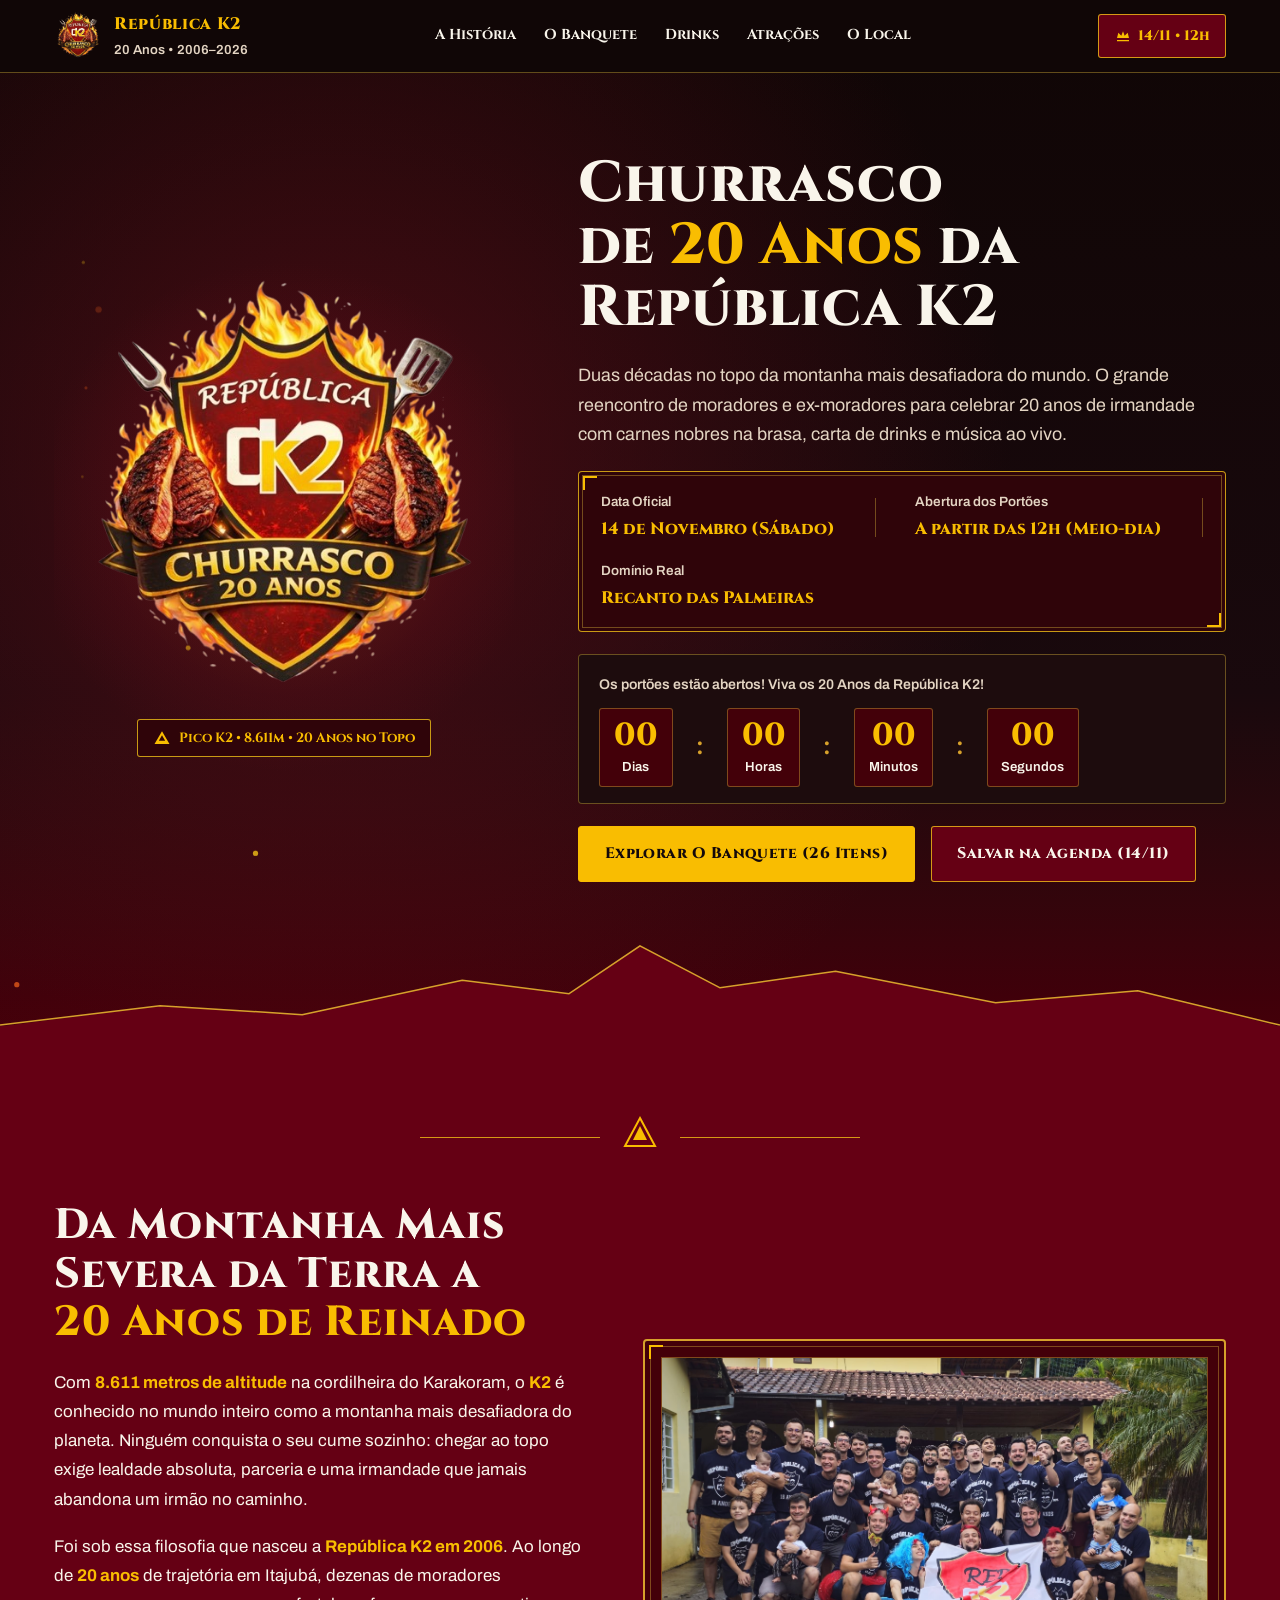
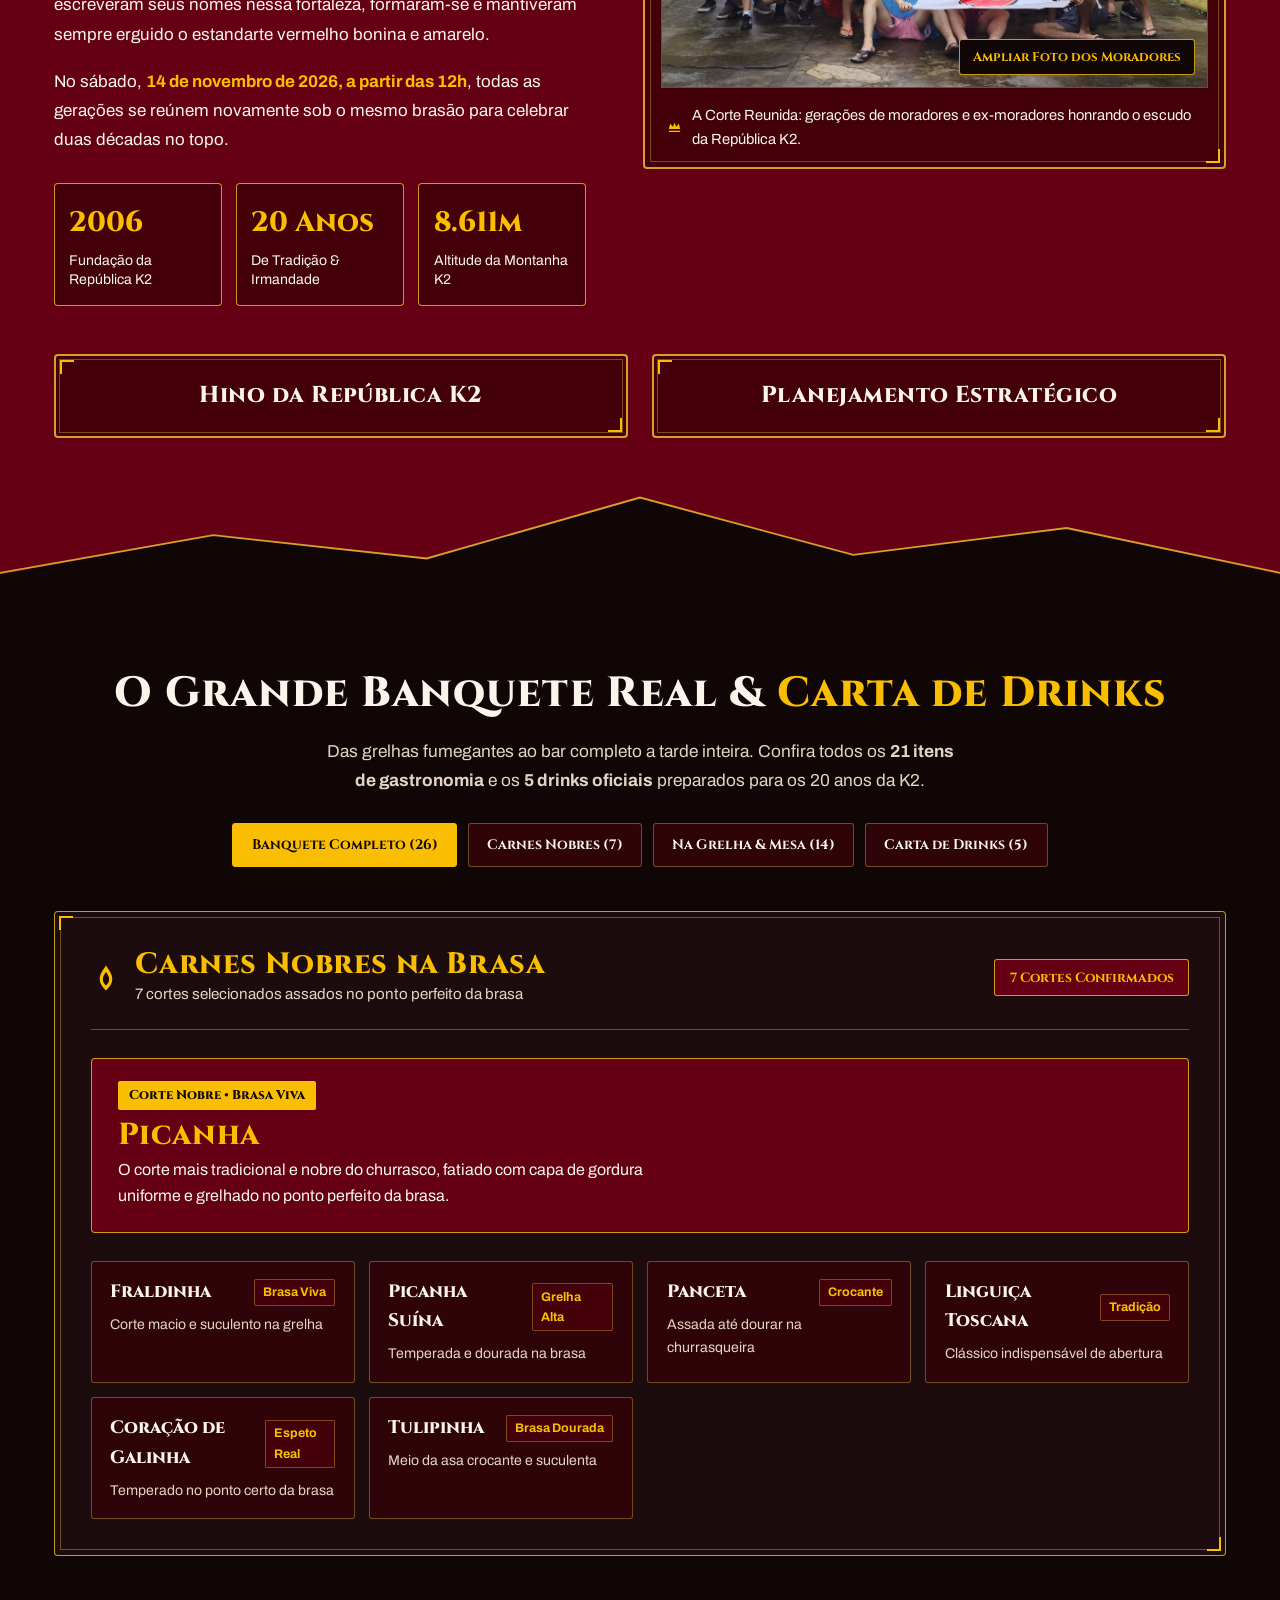
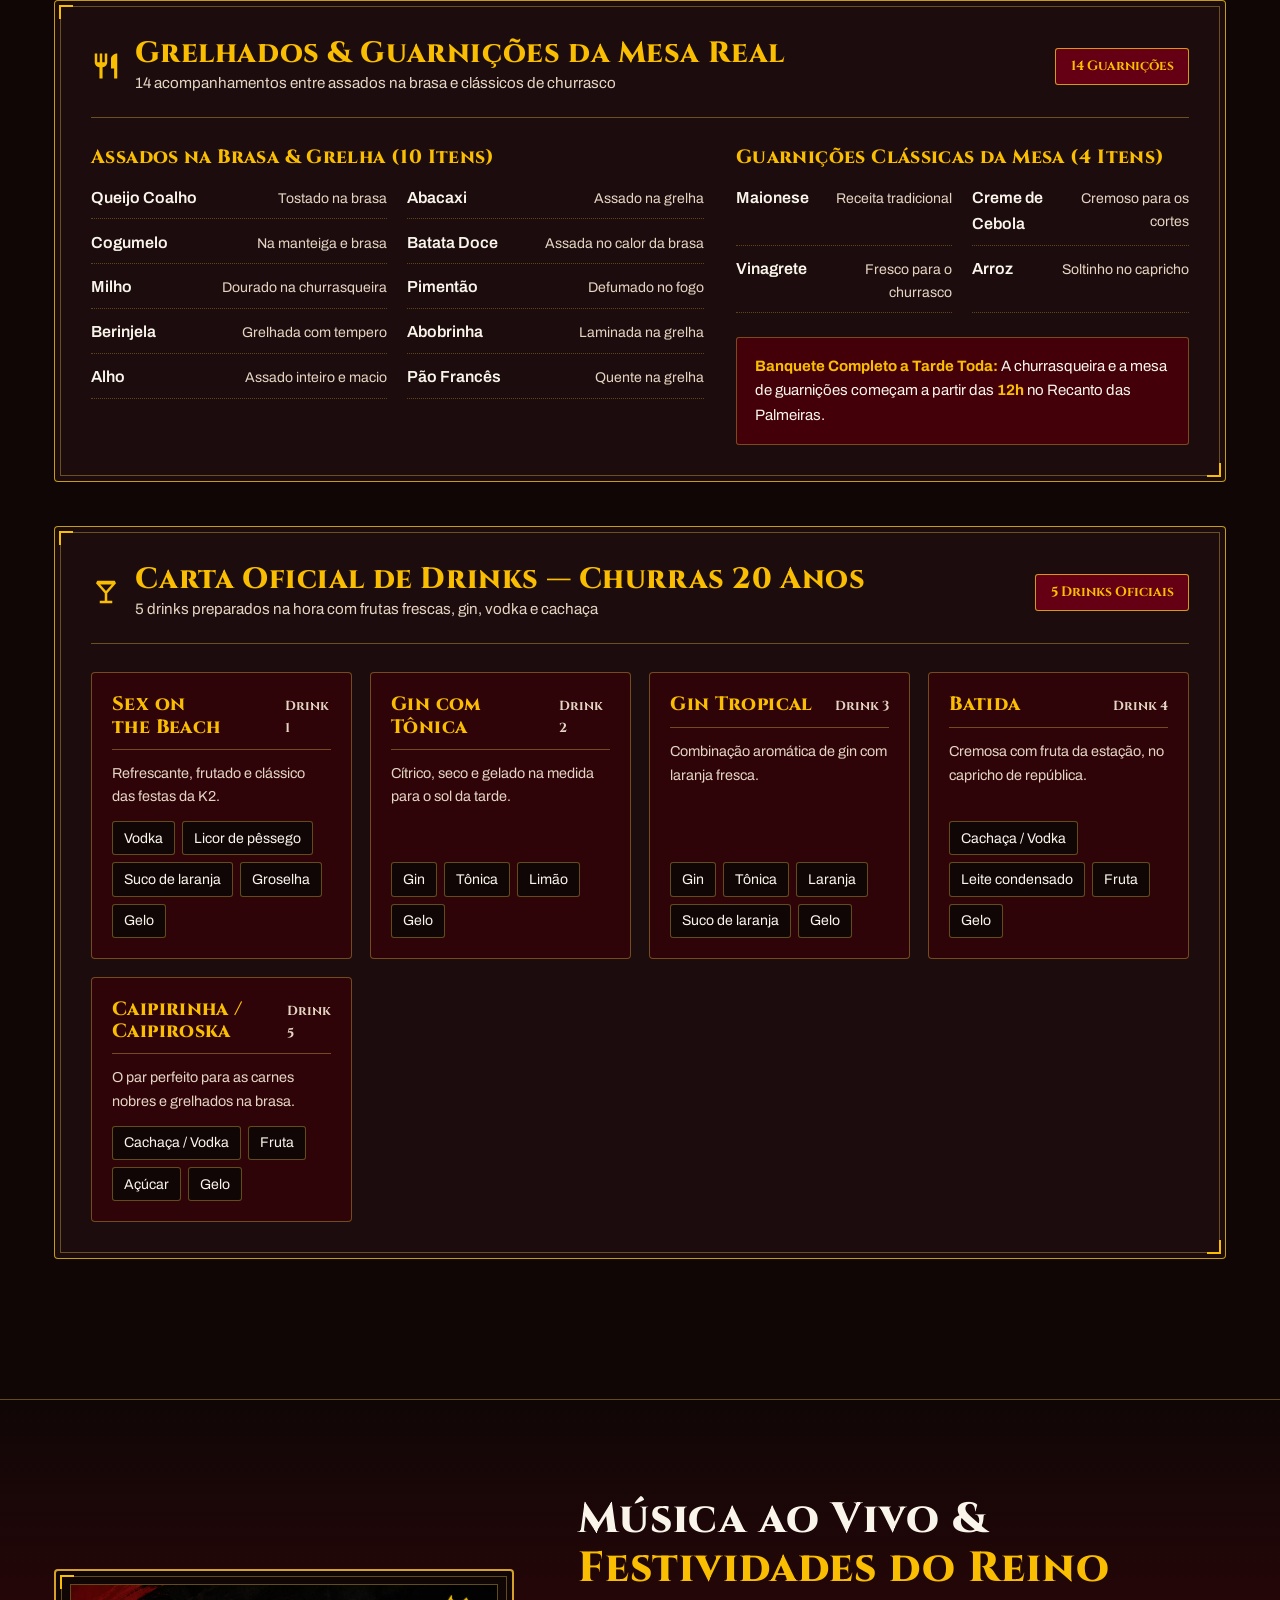
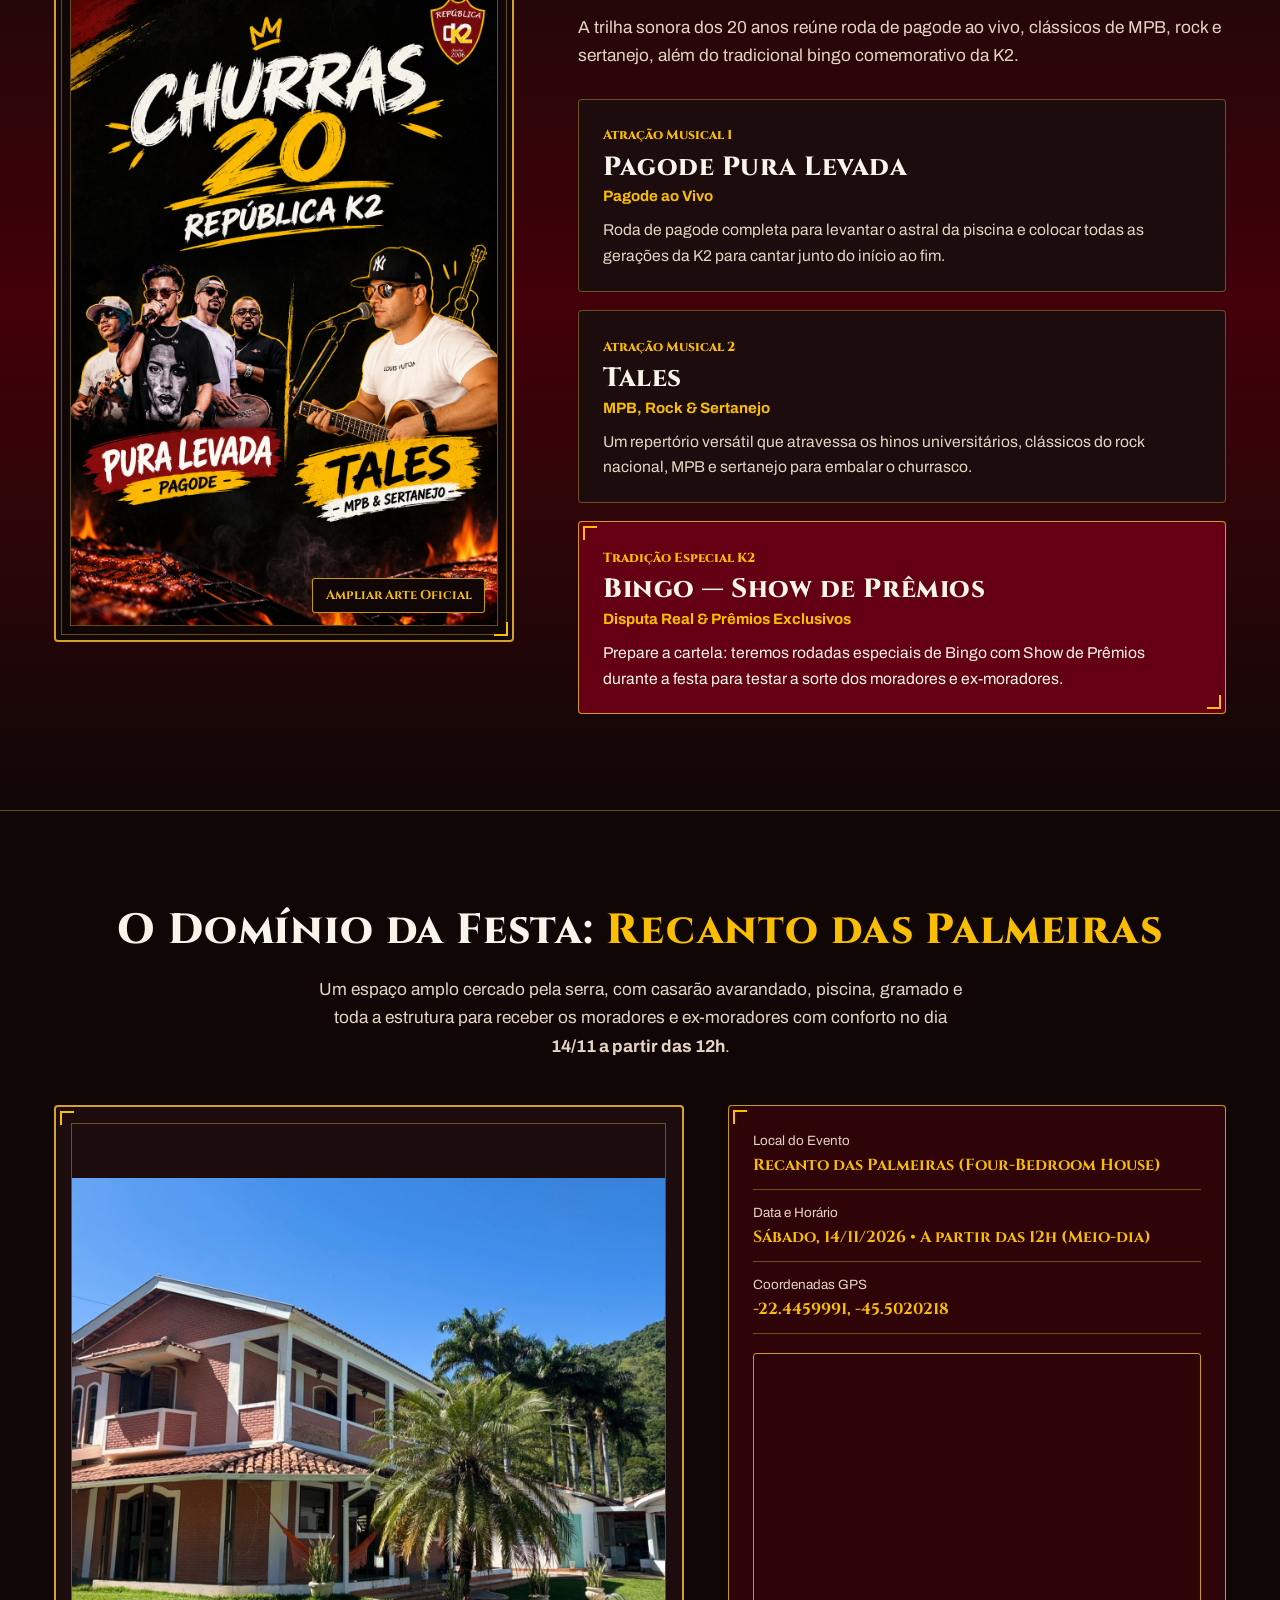
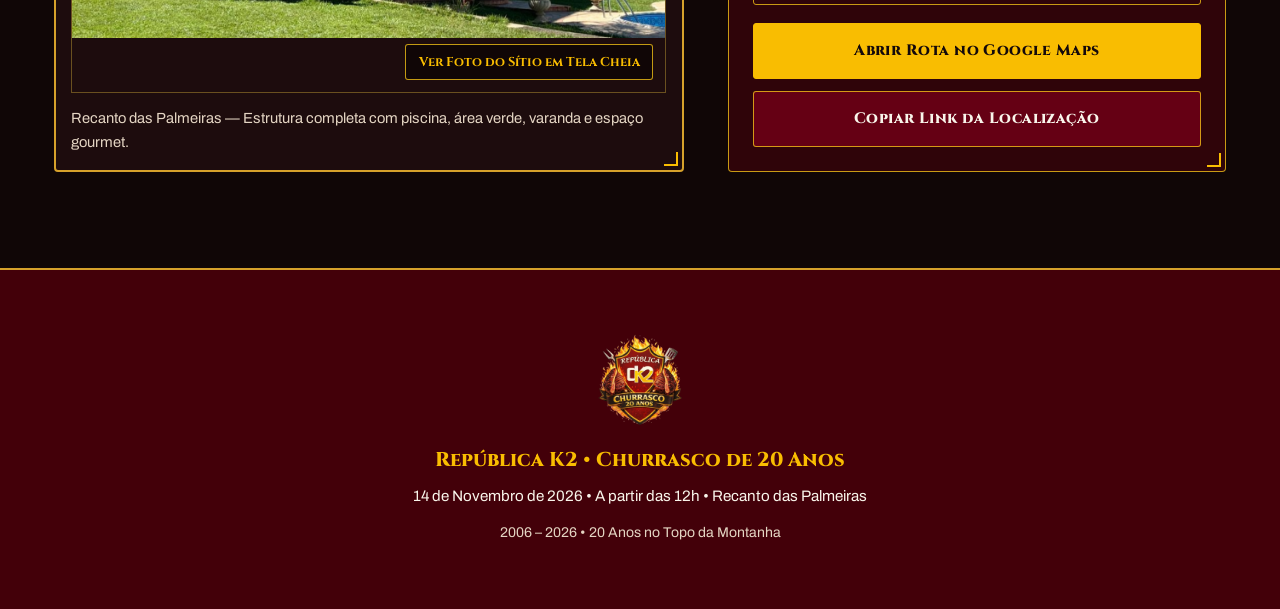
<file: index.html>
<!DOCTYPE html>
<html lang="pt-BR">
<head>
  <meta charset="UTF-8">
  <meta name="viewport" content="width=device-width, initial-scale=1.0">
  <title>Churrasco 20 Anos — República K2 | 14/11 às 12h</title>
  <meta name="description" content="Convite oficial do Churrasco de 20 Anos da República K2 (2006–2026). Dia 14/11 a partir das 12h no Recanto das Palmeiras. Carnes nobres na brasa, open bar de drinks, Pagode Pura Levada, Tales e Show de Prêmios.">
  <link rel="canonical" href="https://republicak2.com.br/">
  <meta name="theme-color" content="#6B0F1A">
  <link rel="icon" type="image/png" href="imagens/Logo%20Churras.png">

  <!-- Open Graph / Prévia WhatsApp e Redes Sociais -->
  <meta property="og:type" content="website">
  <meta property="og:url" content="https://republicak2.com.br/">
  <meta property="og:title" content="Churrasco 20 Anos — República K2 | 14/11 às 12h">
  <meta property="og:description" content="Convite oficial do Churrasco de 20 Anos da República K2 (2006–2026). Dia 14/11 a partir das 12h no Recanto das Palmeiras. Carnes nobres na brasa, open bar e atrações ao vivo.">
  <meta property="og:image" content="https://republicak2.com.br/imagens/Logo%20Churras.png">
  <meta name="twitter:card" content="summary_large_image">
  <meta name="twitter:title" content="Churrasco 20 Anos — República K2 | 14/11 às 12h">
  <meta name="twitter:description" content="Convite oficial do Churrasco de 20 Anos da República K2 (2006–2026). 14/11 no Recanto das Palmeiras.">
  <meta name="twitter:image" content="https://republicak2.com.br/imagens/Logo%20Churras.png">

  <!-- Google Fonts: Cinzel (Inscrição Imperial) + Archivo (Corpo Contemporâneo) -->
  <link rel="preconnect" href="https://fonts.googleapis.com">
  <link rel="preconnect" href="https://fonts.gstatic.com" crossorigin>
  <link href="https://fonts.googleapis.com/css2?family=Archivo:ital,wght@0,400;0,500;0,600;0,700;1,400&family=Cinzel:wght@600;700;800;900&display=swap" rel="stylesheet">

  <link rel="stylesheet" href="styles.css">
</head>
<body>
  <!-- Barra de Navegação Imperial -->
  <header class="site-header" id="topo">
    <div class="header-inner container">
      <a href="#topo" class="brand-crest" aria-label="República K2 - Churrasco 20 Anos">
        <img src="imagens/Logo%20Churras.png" alt="Brasão República K2 Churrasco 20 Anos" class="brand-crest-img" width="48" height="48">
        <div class="brand-crest-text">
          <span class="brand-name">República K2</span>
          <span class="brand-years">20 Anos • 2006–2026</span>
        </div>
      </a>

      <nav class="site-nav" aria-label="Navegação Principal">
        <a href="#historia" class="nav-link">A História</a>
        <a href="#banquete" class="nav-link">O Banquete</a>
        <a href="#drinks" class="nav-link">Drinks</a>
        <a href="#atracoes" class="nav-link">Atrações</a>
        <a href="#local" class="nav-link">O Local</a>
      </nav>

      <div class="header-cta-group">
        <a href="#local" class="header-date-seal">
          <svg class="seal-crown" width="16" height="16" viewBox="0 0 24 24" fill="none" aria-hidden="true">
            <path d="M3 18H21V20H3V18ZM3 15L5 7L9.5 11.5L12 5L14.5 11.5L19 7L21 15H3Z" fill="currentColor"/>
          </svg>
          <span>14/11 • 12h</span>
        </a>
      </div>
    </div>

    <!-- Navegação Rápida Mobile (acessível no polegar com alvos >= 44px) -->
    <nav class="mobile-quick-nav" aria-label="Atalhos das Seções">
      <a href="#historia" class="mobile-nav-item">História</a>
      <a href="#banquete" class="mobile-nav-item">Carnes</a>
      <a href="#drinks" class="mobile-nav-item">Drinks</a>
      <a href="#atracoes" class="mobile-nav-item">Atrações</a>
      <a href="#local" class="mobile-nav-item">Mapa</a>
    </nav>
  </header>

  <main>
    <!-- SEÇÃO 1: HERO — O DECRETO REAL & TOPO DA MONTANHA -->
    <section class="hero-section">
      <canvas id="ember-canvas" class="ember-canvas" aria-hidden="true"></canvas>

      <div class="container hero-grid">
        <!-- Coluna Esquerda: Brasão Oficial em Chamas + Selo de Altitude K2 -->
        <div class="hero-crest-showcase">
          <div class="crest-pedestal">
            <img
              src="imagens/Logo%20Churras.png"
              alt="Brasão Imperial República K2 — Churrasco 20 Anos com escudo vermelho bonina, chamas e cortes de carne na brasa"
              class="hero-logo-img"
              width="520"
              height="520"
              fetchpriority="high"
            >
            <div class="altitude-badge">
              <svg width="18" height="18" viewBox="0 0 24 24" fill="none" aria-hidden="true">
                <path d="M12 3L22 20H2L12 3ZM12 8.2L7.8 15.5H16.2L12 8.2Z" fill="currentColor"/>
              </svg>
              <span>Pico K2 • 8.611m • 20 Anos no Topo</span>
            </div>
          </div>
        </div>

        <!-- Coluna Direita: Convocação Real e Contagem Regressiva -->
        <div class="hero-content">
          <h1 class="hero-title">
            Churrasco de <span class="gold-solid">20 Anos</span> da República K2
          </h1>

          <p class="hero-lead">
            Duas décadas no topo da montanha mais desafiadora do mundo. O grande reencontro de moradores e ex-moradores para celebrar 20 anos de irmandade com carnes nobres na brasa, carta de drinks e música ao vivo.
          </p>

          <!-- Decreto de Data, Hora e Domínio com Cantoneiras Heráldicas -->
          <div class="decree-plaque royal-corners">
            <div class="decree-item">
              <span class="decree-label">Data Oficial</span>
              <strong class="decree-value">14 de Novembro (Sábado)</strong>
            </div>
            <div class="decree-divider" aria-hidden="true"></div>
            <div class="decree-item">
              <span class="decree-label">Abertura dos Portões</span>
              <strong class="decree-value">A partir das 12h (Meio-dia)</strong>
            </div>
            <div class="decree-divider" aria-hidden="true"></div>
            <div class="decree-item">
              <span class="decree-label">Domínio Real</span>
              <strong class="decree-value">Recanto das Palmeiras</strong>
            </div>
          </div>

          <!-- Relógio de Contagem Regressiva -->
          <div class="countdown-frame" aria-live="polite">
            <div class="countdown-header">
              <span class="countdown-title" id="countdown-status-label">Tempo restante para o início do banquete (14/11 às 12h)</span>
            </div>
            <div class="countdown-grid" id="countdown-timer">
              <div class="countdown-unit">
                <span class="countdown-number" id="cd-days">12</span>
                <span class="countdown-label">Dias</span>
              </div>
              <div class="countdown-sep" aria-hidden="true">:</div>
              <div class="countdown-unit">
                <span class="countdown-number" id="cd-hours">19</span>
                <span class="countdown-label">Horas</span>
              </div>
              <div class="countdown-sep" aria-hidden="true">:</div>
              <div class="countdown-unit">
                <span class="countdown-number" id="cd-minutes">00</span>
                <span class="countdown-label">Minutos</span>
              </div>
              <div class="countdown-sep" aria-hidden="true">:</div>
              <div class="countdown-unit">
                <span class="countdown-number" id="cd-seconds">00</span>
                <span class="countdown-label">Segundos</span>
              </div>
            </div>
          </div>

          <div class="hero-actions">
            <a href="#banquete" class="btn-imperial btn-gold">
              Explorar O Banquete (26 Itens)
            </a>
            <a
              href="https://calendar.google.com/calendar/render?action=TEMPLATE&text=Churrasco+20+Anos+-+Rep%C3%BAblica+K2&dates=20261114T150000Z/20261115T010000Z&details=Comemora%C3%A7%C3%A3o+de+20+anos+da+Rep%C3%BAblica+K2+%282006-2026%29.+Carnes+nobres+na+brasa%2C+drinks%2C+Pagode+Pura+Levada%2C+Tales+e+Show+de+Pr%C3%AAmios.&location=Recanto+das+Palmeiras+-+Four-Bedroom+House%2C+-22.4459991%2C+-45.5020218"
              target="_blank"
              rel="noopener noreferrer"
              class="btn-imperial btn-bonina"
            >
              Salvar na Agenda (14/11)
            </a>
          </div>
        </div>
      </div>

      <!-- Divisor Silhueta da Montanha K2 (8.611m) -->
      <div class="k2-mountain-divider" aria-hidden="true">
        <svg viewBox="0 0 1440 120" preserveAspectRatio="none" class="k2-svg">
          <polygon points="0,120 180,92 340,104 520,58 640,76 720,12 810,68 940,46 1120,88 1280,72 1440,120" fill="var(--bg-bonina)" />
          <polyline points="0,118 180,92 340,104 520,58 640,76 720,12 810,68 940,46 1120,88 1280,72 1440,118" fill="none" stroke="var(--gold-royal)" stroke-width="2" />
        </svg>
      </div>
    </section>

    <!-- SEÇÃO 2: A LENDA & A IRMANDADE (BANHADA EM VERMELHO BONINA IMPERIAL) -->
    <section class="history-section" id="historia">
      <div class="container">
        <div class="heraldic-crest-header">
          <div class="crest-line" aria-hidden="true"></div>
          <div class="crest-emblem" aria-hidden="true">
            <svg width="40" height="40" viewBox="0 0 40 40" fill="none">
              <path d="M20 4L35 32H5L20 4Z" stroke="currentColor" stroke-width="2"/>
              <path d="M20 12L27 26H13L20 12Z" fill="currentColor"/>
            </svg>
          </div>
          <div class="crest-line" aria-hidden="true"></div>
        </div>

        <div class="history-layout">
          <div class="history-narrative">
            <h2 class="section-heading">
              Da Montanha Mais Severa da Terra a <span class="gold-solid">20 Anos de Reinado</span>
            </h2>

            <p class="history-paragraph">
              Com <strong>8.611 metros de altitude</strong> na cordilheira do Karakoram, o <strong>K2</strong> é conhecido no mundo inteiro como a montanha mais desafiadora do planeta. Ninguém conquista o seu cume sozinho: chegar ao topo exige lealdade absoluta, parceria e uma irmandade que jamais abandona um irmão no caminho.
            </p>

            <p class="history-paragraph">
              Foi sob essa filosofia que nasceu a <strong>República K2 em 2006</strong>. Ao longo de <strong>20 anos</strong> de trajetória em Itajubá, dezenas de moradores escreveram seus nomes nessa fortaleza, formaram-se e mantiveram sempre erguido o estandarte vermelho bonina e amarelo.
            </p>

            <p class="history-paragraph">
              No sábado, <strong>14 de novembro de 2026, a partir das 12h</strong>, todas as gerações se reúnem novamente sob o mesmo brasão para celebrar duas décadas no topo.
            </p>

            <!-- Marcos em Números Normais -->
            <div class="pillars-row">
              <div class="pillar-box">
                <strong class="pillar-num">2006</strong>
                <span class="pillar-caption">Fundação da República K2</span>
              </div>
              <div class="pillar-box">
                <strong class="pillar-num">20 Anos</strong>
                <span class="pillar-caption">De Tradição &amp; Irmandade</span>
              </div>
              <div class="pillar-box">
                <strong class="pillar-num">8.611m</strong>
                <span class="pillar-caption">Altitude da Montanha K2</span>
              </div>
            </div>
          </div>

          <!-- Retrato Oficial dos Moradores e Ex-moradores (com ampliação em Lightbox) -->
          <figure class="royal-portrait-frame royal-corners">
            <button
              type="button"
              class="portrait-zoom-trigger"
              data-lightbox-src="imagens/Moradores.jpg"
              data-lightbox-caption="República K2: moradores e ex-moradores reunidos sob o mesmo brasão."
              aria-label="Ampliar foto dos moradores e ex-moradores da República K2 em tela cheia"
            >
              <img
                src="imagens/Moradores.jpg"
                alt="Gerações de moradores e ex-moradores reunidos segurando a bandeira com o brasão da República K2"
                class="portrait-img"
                width="960"
                height="560"
                loading="lazy"
              >
              <span class="zoom-pill">Ampliar Foto dos Moradores</span>
            </button>
            <figcaption class="portrait-caption">
              <svg class="caption-crown" width="18" height="18" viewBox="0 0 24 24" fill="none" aria-hidden="true">
                <path d="M3 18H21V20H3V18ZM3 15L5 7L9.5 11.5L12 5L14.5 11.5L19 7L21 15H3Z" fill="currentColor"/>
              </svg>
              <span>A Corte Reunida: gerações de moradores e ex-moradores honrando o escudo da República K2.</span>
            </figcaption>
          </figure>
        </div>

        <!-- Cards da Tradição: Hino e Planejamento Estratégico (Lado a Lado) -->
        <div class="lore-cards-grid">
          <button
            type="button"
            class="lore-card royal-corners"
            data-doc-target="hino"
            aria-haspopup="dialog"
            aria-label="Abrir Hino da República K2"
          >
            <h3 class="lore-card-title">Hino da República K2</h3>
          </button>

          <button
            type="button"
            class="lore-card royal-corners"
            data-doc-target="planejamento"
            aria-haspopup="dialog"
            aria-label="Abrir Planejamento Estratégico da República K2"
          >
            <h3 class="lore-card-title">Planejamento Estratégico</h3>
          </button>
        </div>
      </div>

      <!-- Divisor Inferior Bonina -> Obsidiana -->
      <div class="k2-mountain-divider divider-bottom" aria-hidden="true">
        <svg viewBox="0 0 1440 100" preserveAspectRatio="none" class="k2-svg">
          <polygon points="0,100 240,56 480,82 720,14 960,78 1200,48 1440,100" fill="var(--bg-obsidian)" />
          <polyline points="0,98 240,56 480,82 720,14 960,78 1200,48 1440,98" fill="none" stroke="var(--gold-royal)" stroke-width="2" />
        </svg>
      </div>
    </section>

    <!-- SEÇÃO 3: O BANQUETE REAL — CARDÁPIO COMPLETO (CARNES, GUARNIÇÕES E DRINKS) -->
    <section class="banquet-section" id="banquete">
      <div class="container">
        <div class="banquet-intro">
          <h2 class="section-heading">
            O Grande Banquete Real &amp; <span class="gold-solid">Carta de Drinks</span>
          </h2>
          <p class="section-subcopy">
            Das grelhas fumegantes ao bar completo a tarde inteira. Confira todos os <strong>21 itens de gastronomia</strong> e os <strong>5 drinks oficiais</strong> preparados para os 20 anos da K2.
          </p>

          <!-- Filtro Interativo do Banquete (Mostra tudo por padrão) -->
          <div class="banquet-filter-bar" role="toolbar" aria-label="Filtrar categorias do cardápio">
            <button type="button" class="filter-chip is-active" data-filter="all" aria-pressed="true">
              Banquete Completo (26)
            </button>
            <button type="button" class="filter-chip" data-filter="carnes" aria-pressed="false">
              Carnes Nobres (7)
            </button>
            <button type="button" class="filter-chip" data-filter="guarnicoes" aria-pressed="false">
              Na Grelha &amp; Mesa (14)
            </button>
            <button type="button" class="filter-chip" data-filter="drinks" aria-pressed="false">
              Carta de Drinks (5)
            </button>
          </div>
        </div>

        <!-- PARTE 1: A CORTE DAS CARNES NA BRASA -->
        <div class="banquet-board royal-corners" data-banquet-group="carnes">
          <div class="board-header">
            <div class="board-title-group">
              <svg class="board-icon" width="30" height="30" viewBox="0 0 24 24" fill="none" aria-hidden="true">
                <path d="M12 2C9.5 6 7 8.5 7 13C7 16.5 9.5 19.5 12 22C14.5 19.5 17 16.5 17 13C17 8.5 14.5 6 12 2ZM12 18C10.3 16.5 9.5 14.8 9.5 13C9.5 10.8 10.7 9.2 12 7.2C13.3 9.2 14.5 10.8 14.5 13C14.5 14.8 13.7 16.5 12 18Z" fill="currentColor"/>
              </svg>
              <div>
                <h3 class="board-title">Carnes Nobres na Brasa</h3>
                <p class="board-subtitle">7 cortes selecionados assados no ponto perfeito da brasa</p>
              </div>
            </div>
            <span class="board-seal">7 Cortes Confirmados</span>
          </div>

          <!-- Destaque Principal: Picanha -->
          <div class="featured-cut-banner">
            <div class="featured-cut-badge">Corte Nobre • Brasa Viva</div>
            <div class="featured-cut-main">
              <h4 class="featured-cut-name">Picanha</h4>
              <p class="featured-cut-desc">
                O corte mais tradicional e nobre do churrasco, fatiado com capa de gordura uniforme e grelhado no ponto perfeito da brasa.
              </p>
            </div>
          </div>

          <!-- Os demais 6 Cortes de Carne -->
          <ul class="meats-roster" aria-label="Cortes de carne do churrasco">
            <li class="meat-item">
              <div class="meat-item-top">
                <span class="meat-name">Fraldinha</span>
                <span class="meat-fire">Brasa Viva</span>
              </div>
              <span class="meat-tag">Corte macio e suculento na grelha</span>
            </li>
            <li class="meat-item">
              <div class="meat-item-top">
                <span class="meat-name">Picanha Suína</span>
                <span class="meat-fire">Grelha Alta</span>
              </div>
              <span class="meat-tag">Temperada e dourada na brasa</span>
            </li>
            <li class="meat-item">
              <div class="meat-item-top">
                <span class="meat-name">Panceta</span>
                <span class="meat-fire">Crocante</span>
              </div>
              <span class="meat-tag">Assada até dourar na churrasqueira</span>
            </li>
            <li class="meat-item">
              <div class="meat-item-top">
                <span class="meat-name">Linguiça Toscana</span>
                <span class="meat-fire">Tradição</span>
              </div>
              <span class="meat-tag">Clássico indispensável de abertura</span>
            </li>
            <li class="meat-item">
              <div class="meat-item-top">
                <span class="meat-name">Coração de Galinha</span>
                <span class="meat-fire">Espeto Real</span>
              </div>
              <span class="meat-tag">Temperado no ponto certo da brasa</span>
            </li>
            <li class="meat-item">
              <div class="meat-item-top">
                <span class="meat-name">Tulipinha</span>
                <span class="meat-fire">Brasa Dourada</span>
              </div>
              <span class="meat-tag">Meio da asa crocante e suculenta</span>
            </li>
          </ul>
        </div>

        <!-- PARTE 2: GUARNIÇÕES DA GRELHA & ACOMPANHAMENTOS -->
        <div class="banquet-board royal-corners" data-banquet-group="guarnicoes">
          <div class="board-header">
            <div class="board-title-group">
              <svg class="board-icon" width="30" height="30" viewBox="0 0 24 24" fill="none" aria-hidden="true">
                <path d="M11 9H9V2H7V9H5V2H3V9C3 11.12 4.66 12.84 6.75 12.97V22H9.25V12.97C11.34 12.84 13 11.12 13 9V2H11V9ZM16 6V14H18.5V22H21V2C18.24 2 16 4.24 16 6Z" fill="currentColor"/>
              </svg>
              <div>
                <h3 class="board-title">Grelhados &amp; Guarnições da Mesa Real</h3>
                <p class="board-subtitle">14 acompanhamentos entre assados na brasa e clássicos de churrasco</p>
              </div>
            </div>
            <span class="board-seal">14 Guarnições</span>
          </div>

          <div class="sides-Split">
            <div class="sides-column">
              <h4 class="sides-heading">Assados na Brasa &amp; Grelha (10 Itens)</h4>
              <ul class="sides-list">
                <li><strong>Queijo Coalho</strong> <span>Tostado na brasa</span></li>
                <li><strong>Abacaxi</strong> <span>Assado na grelha</span></li>
                <li><strong>Cogumelo</strong> <span>Na manteiga e brasa</span></li>
                <li><strong>Batata Doce</strong> <span>Assada no calor da brasa</span></li>
                <li><strong>Milho</strong> <span>Dourado na churrasqueira</span></li>
                <li><strong>Pimentão</strong> <span>Defumado no fogo</span></li>
                <li><strong>Berinjela</strong> <span>Grelhada com tempero</span></li>
                <li><strong>Abobrinha</strong> <span>Laminada na grelha</span></li>
                <li><strong>Alho</strong> <span>Assado inteiro e macio</span></li>
                <li><strong>Pão Francês</strong> <span>Quente na grelha</span></li>
              </ul>
            </div>

            <div class="sides-column">
              <h4 class="sides-heading">Guarnições Clássicas da Mesa (4 Itens)</h4>
              <ul class="sides-list">
                <li><strong>Maionese</strong> <span>Receita tradicional</span></li>
                <li><strong>Creme de Cebola</strong> <span>Cremoso para os cortes</span></li>
                <li><strong>Vinagrete</strong> <span>Fresco para o churrasco</span></li>
                <li><strong>Arroz</strong> <span>Soltinho no capricho</span></li>
              </ul>

              <div class="banquet-note">
                <strong>Banquete Completo a Tarde Toda:</strong> A churrasqueira e a mesa de guarnições começam a partir das <strong>12h</strong> no Recanto das Palmeiras.
              </div>
            </div>
          </div>
        </div>

        <!-- PARTE 3: ALQUIMIA REAL — CARTA DE DRINKS CHURRAS 20 ANOS -->
        <div class="drinks-decree royal-corners" id="drinks" data-banquet-group="drinks">
          <div class="board-header drinks-header">
            <div class="board-title-group">
              <svg class="board-icon" width="30" height="30" viewBox="0 0 24 24" fill="none" aria-hidden="true">
                <path d="M5 3H19L20 5L13 13V19H17V21H7V19H11V13L4 5L5 3ZM7.4 6L12 11.2L16.6 6H7.4Z" fill="currentColor"/>
              </svg>
              <div>
                <h3 class="board-title">Carta Oficial de Drinks — Churras 20 Anos</h3>
                <p class="board-subtitle">5 drinks preparados na hora com frutas frescas, gin, vodka e cachaça</p>
              </div>
            </div>
            <span class="board-seal">5 Drinks Oficiais</span>
          </div>

          <div class="drinks-ledger">
            <article class="drink-entry">
              <div class="drink-top">
                <h4 class="drink-name">Sex on the Beach</h4>
                <span class="drink-Number">Drink 1</span>
              </div>
              <p class="drink-profile">Refrescante, frutado e clássico das festas da K2.</p>
              <ul class="drink-ingredients" aria-label="Ingredientes do Sex on the Beach">
                <li>Vodka</li>
                <li>Licor de pêssego</li>
                <li>Suco de laranja</li>
                <li>Groselha</li>
                <li>Gelo</li>
              </ul>
            </article>

            <article class="drink-entry">
              <div class="drink-top">
                <h4 class="drink-name">Gin com Tônica</h4>
                <span class="drink-Number">Drink 2</span>
              </div>
              <p class="drink-profile">Cítrico, seco e gelado na medida para o sol da tarde.</p>
              <ul class="drink-ingredients" aria-label="Ingredientes do Gin com Tônica">
                <li>Gin</li>
                <li>Tônica</li>
                <li>Limão</li>
                <li>Gelo</li>
              </ul>
            </article>

            <article class="drink-entry">
              <div class="drink-top">
                <h4 class="drink-name">Gin Tropical</h4>
                <span class="drink-Number">Drink 3</span>
              </div>
              <p class="drink-profile">Combinação aromática de gin com laranja fresca.</p>
              <ul class="drink-ingredients" aria-label="Ingredientes do Gin Tropical">
                <li>Gin</li>
                <li>Tônica</li>
                <li>Laranja</li>
                <li>Suco de laranja</li>
                <li>Gelo</li>
              </ul>
            </article>

            <article class="drink-entry">
              <div class="drink-top">
                <h4 class="drink-name">Batida</h4>
                <span class="drink-Number">Drink 4</span>
              </div>
              <p class="drink-profile">Cremosa com fruta da estação, no capricho de república.</p>
              <ul class="drink-ingredients" aria-label="Ingredientes da Batida">
                <li>Cachaça / Vodka</li>
                <li>Leite condensado</li>
                <li>Fruta</li>
                <li>Gelo</li>
              </ul>
            </article>

            <article class="drink-entry">
              <div class="drink-top">
                <h4 class="drink-name">Caipirinha / Caipiroska</h4>
                <span class="drink-Number">Drink 5</span>
              </div>
              <p class="drink-profile">O par perfeito para as carnes nobres e grelhados na brasa.</p>
              <ul class="drink-ingredients" aria-label="Ingredientes da Caipirinha e Caipiroska">
                <li>Cachaça / Vodka</li>
                <li>Fruta</li>
                <li>Açúcar</li>
                <li>Gelo</li>
              </ul>
            </article>
          </div>
        </div>
      </div>
    </section>

    <!-- SEÇÃO 4: ATRAÇÕES & FESTIVIDADES DA CORTE -->
    <section class="attractions-section" id="atracoes">
      <div class="container">
        <div class="attractions-layout">
          <!-- Pôster Oficial das Atrações (Com Lightbox) -->
          <div class="poster-showcase">
            <div class="poster-frame royal-corners">
              <button
                type="button"
                class="portrait-zoom-trigger"
                data-lightbox-src="imagens/Pura%20Levada%20e%20Tales.jpeg"
                data-lightbox-caption="Pôster Oficial Churras 20 — República K2: Pura Levada (Pagode) e Tales (MPB, Rock & Sertanejo)."
                aria-label="Ampliar pôster oficial das atrações em tela cheia"
              >
                <img
                  src="imagens/Pura%20Levada%20e%20Tales.jpeg"
                  alt="Arte oficial Churras 20 República K2 com as atrações Pura Levada (Pagode) e Tales (MPB, Rock e Sertanejo)"
                  class="poster-img"
                  width="640"
                  height="915"
                  loading="lazy"
                >
                <span class="zoom-pill">Ampliar Arte Oficial</span>
              </button>
            </div>
          </div>

          <!-- Programação das 3 Atrações Confirmadas -->
          <div class="attractions-details">
            <h2 class="section-heading">
              Música ao Vivo &amp; <span class="gold-solid">Festividades do Reino</span>
            </h2>
            <p class="section-subcopy">
              A trilha sonora dos 20 anos reúne roda de pagode ao vivo, clássicos de MPB, rock e sertanejo, além do tradicional bingo comemorativo da K2.
            </p>

            <div class="lineup-stack">
              <article class="lineup-item">
                <div class="lineup-badge">Atração Musical 1</div>
                <h3 class="lineup-artist">Pagode Pura Levada</h3>
                <p class="lineup-genre">Pagode ao Vivo</p>
                <p class="lineup-desc">
                  Roda de pagode completa para levantar o astral da piscina e colocar todas as gerações da K2 para cantar junto do início ao fim.
                </p>
              </article>

              <article class="lineup-item">
                <div class="lineup-badge">Atração Musical 2</div>
                <h3 class="lineup-artist">Tales</h3>
                <p class="lineup-genre">MPB, Rock &amp; Sertanejo</p>
                <p class="lineup-desc">
                  Um repertório versátil que atravessa os hinos universitários, clássicos do rock nacional, MPB e sertanejo para embalar o churrasco.
                </p>
              </article>

              <article class="lineup-item lineup-bingo royal-corners">
                <div class="lineup-badge">Tradição Especial K2</div>
                <h3 class="lineup-artist">Bingo — Show de Prêmios</h3>
                <p class="lineup-genre">Disputa Real &amp; Prêmios Exclusivos</p>
                <p class="lineup-desc">
                  Prepare a cartela: teremos rodadas especiais de Bingo com Show de Prêmios durante a festa para testar a sorte dos moradores e ex-moradores.
                </p>
              </article>
            </div>
          </div>
        </div>
      </div>
    </section>

    <!-- SEÇÃO 5: O DOMÍNIO REAL — LOCALIZAÇÃO & MAPA (RECANTO DAS PALMEIRAS) -->
    <section class="venue-section" id="local">
      <div class="container">
        <div class="venue-header">
          <h2 class="section-heading">
            O Domínio da Festa: <span class="gold-solid">Recanto das Palmeiras</span>
          </h2>
          <p class="section-subcopy">
            Um espaço amplo cercado pela serra, com casarão avarandado, piscina, gramado e toda a estrutura para receber os moradores e ex-moradores com conforto no dia <strong>14/11 a partir das 12h</strong>.
          </p>
        </div>

        <div class="venue-showcase-grid">
          <!-- Foto do Sítio (Com Lightbox) -->
          <figure class="venue-photo-frame royal-corners">
            <button
              type="button"
              class="portrait-zoom-trigger venue-zoom-btn"
              data-lightbox-src="imagens/FotoSitio.png"
              data-lightbox-caption="Recanto das Palmeiras — Local oficial do Churrasco de 20 Anos da República K2."
              aria-label="Ampliar foto do sítio Recanto das Palmeiras em tela cheia"
            >
              <img
                src="imagens/FotoSitio.png"
                alt="Vista panorâmica do Recanto das Palmeiras com casarão de tijolos aparentes, varanda, palmeiras, gramado, piscina e montanhas ao fundo"
                class="venue-photo-img"
                width="960"
                height="540"
                loading="lazy"
              >
              <span class="zoom-pill">Ver Foto do Sítio em Tela Cheia</span>
            </button>
            <figcaption class="venue-photo-caption">
              <span>Recanto das Palmeiras — Estrutura completa com piscina, área verde, varanda e espaço gourmet.</span>
            </figcaption>
          </figure>

          <!-- Painel de Chegada + Mapa Incorporado -->
          <div class="venue-map-panel royal-corners">
            <div class="venue-info-box">
              <div class="venue-info-row">
                <span class="venue-info-label">Local do Evento</span>
                <strong class="venue-info-value">Recanto das Palmeiras (Four-Bedroom House)</strong>
              </div>
              <div class="venue-info-row">
                <span class="venue-info-label">Data e Horário</span>
                <strong class="venue-info-value">Sábado, 14/11/2026 • A partir das 12h (Meio-dia)</strong>
              </div>
              <div class="venue-info-row">
                <span class="venue-info-label">Coordenadas GPS</span>
                <strong class="venue-info-value">-22.4459991, -45.5020218</strong>
              </div>
            </div>

            <div class="map-embed-frame">
              <iframe
                title="Mapa de localização do Recanto das Palmeiras"
                src="https://www.google.com/maps?q=-22.4459991,-45.5020218&hl=pt-BR&z=16&output=embed"
                width="100%"
                height="250"
                style="border:0;"
                allowfullscreen=""
                loading="lazy"
                referrerpolicy="no-referrer-when-downgrade"
              ></iframe>
            </div>

            <div class="venue-actions">
              <a
                href="https://www.google.com/maps/place/Recanto+das+Palmeiras+-+Four-Bedroom+House/@-22.4459991,-45.5045967,17z/data=!4m10!3m9!1s0x94cb7c6df91d06d7:0x5586f8da692b2b54!5m2!4m1!1i2!8m2!3d-22.4459991!4d-45.5020218!16s%2Fg%2F11yn24_f24!17BQ0FF?entry=ttu&g_ep=EgoyMDI2MTAyOC4wIKXMDSoASAFQAw%3D%3D"
                target="_blank"
                rel="noopener noreferrer"
                class="btn-imperial btn-gold btn-full"
              >
                Abrir Rota no Google Maps
              </a>
              <button
                type="button"
                class="btn-imperial btn-bonina btn-full"
                id="copy-map-btn"
                data-map-url="https://www.google.com/maps/place/Recanto+das+Palmeiras+-+Four-Bedroom+House/@-22.4459991,-45.5045967,17z/data=!4m10!3m9!1s0x94cb7c6df91d06d7:0x5586f8da692b2b54!5m2!4m1!1i2!8m2!3d-22.4459991!4d-45.5020218!16s%2Fg%2F11yn24_f24!17BQ0FF?entry=ttu&g_ep=EgoyMDI2MTAyOC4wIKXMDSoASAFQAw%3D%3D"
              >
                Copiar Link da Localização
              </button>
            </div>
          </div>
        </div>
      </div>
    </section>
  </main>

  <!-- MODAL NATIVO (<dialog>) PARA VISUALIZAÇÃO DE FOTOS EM TELA CHEIA -->
  <dialog class="royal-lightbox" id="photo-lightbox" aria-label="Visualização de imagem ampliada">
    <div class="lightbox-frame royal-corners">
      <div class="lightbox-topbar">
        <span class="lightbox-brand">República K2 • 20 Anos</span>
        <button type="button" class="lightbox-close" id="lightbox-close-btn" aria-label="Fechar imagem ampliada">
          <span>Fechar</span>
          <svg width="16" height="16" viewBox="0 0 24 24" fill="none" aria-hidden="true">
            <path d="M6 6L18 18M18 6L6 18" stroke="currentColor" stroke-width="2" stroke-linecap="round"/>
          </svg>
        </button>
      </div>
      <div class="lightbox-body">
        <img src="imagens/Moradores.jpg" alt="Moradores e ex-moradores da República K2 reunidos" id="lightbox-img" class="lightbox-img">
      </div>
      <p class="lightbox-caption" id="lightbox-caption">Moradores e ex-moradores da República K2 reunidos</p>
    </div>
  </dialog>

  <!-- MODAL NATIVO (<dialog>) PARA DOCUMENTOS (HINO E PLANEJAMENTO) -->
  <dialog class="royal-doc-modal" id="doc-modal" aria-labelledby="doc-modal-title">
    <div class="doc-modal-frame royal-corners">
      <div class="doc-modal-topbar">
        <h3 class="doc-modal-title" id="doc-modal-title">Documento</h3>
        <button type="button" class="lightbox-close" id="doc-modal-close-btn" aria-label="Fechar documento">
          <span>Fechar</span>
          <svg width="16" height="16" viewBox="0 0 24 24" fill="none" aria-hidden="true">
            <path d="M6 6L18 18M18 6L6 18" stroke="currentColor" stroke-width="2" stroke-linecap="round"/>
          </svg>
        </button>
      </div>

      <div class="doc-modal-body" id="doc-modal-content">
        <!-- Conteúdo integral carregado dinamicamente -->
      </div>
    </div>
  </dialog>

  <!-- Templates com o conteúdo integral de cada documento -->
  <template id="tmpl-hino">
    <div class="doc-poem-layout">
      <p class="poem-stanza">À querida república K2 de hoje antes e depois,</p>
      <p class="poem-stanza">Onde os bons momentos vividos<br>Nunca muito sofridos<br>jamais serão esquecidos.</p>
      <p class="poem-stanza">Rep que ninguém contesta.<br>De bixete folgada a veterana tarada<br>E até com as namoradas a gente faz a festa.</p>
      <p class="poem-stanza">A cada caixa comprada uma fraqueza,<br>A cada pinga tomada uma certeza,<br>De que pro resto da vida eu saberei<br>Que uma nova família eu ganhei.</p>
      <p class="poem-chorus">Cume, Cume, Cume, K2!</p>
      <p class="doc-signature">Caio, Primavera, Chefe — Fevereiro de 2015</p>
    </div>
  </template>

  <template id="tmpl-planejamento">
    <div class="doc-strat-layout">
      <div class="strat-section">
        <h4 class="strat-heading">Missão</h4>
        <p>Transformar bixos desorientados em adultos funcionais, enquanto criamos memórias e formamos amizades pra vida toda. Tudo isso com um toque de aprendizado, porque, afinal, tem faculdade no meio.</p>
      </div>

      <div class="strat-section">
        <h4 class="strat-heading">Visão</h4>
        <p>Ser "A República". Aquela que todos falam bem, que os veteranos morrem de saudades e os bixos sonham em entrar. Queremos que nossos membros saiam daqui prontos pra arrasar na vida (e com boas histórias pra contar).</p>
      </div>

      <div class="strat-section">
        <h4 class="strat-heading">Valores</h4>
        <ul class="strat-values">
          <li><strong>Respeito:</strong> Valorizamos a convivência harmoniosa e o trato digno entre todos os membros. O respeito mútuo é essencial para um ambiente de aprendizado saudável e produtivo.</li>
          <li><strong>Parceria:</strong> A gente joga junto, seja no truco, nos churrascos ou na hora de estudar (ou fazer um mutirão pra salvar os amigos de DPs). Aqui, ninguém fica pra trás — a não ser quem se atrasa para ir ao DA.</li>
          <li><strong>Comprometimento:</strong> A gente leva a sério as responsabilidades. Quer dizer: o que importa é passar de ano, pagar as contas, não deixar de ir ao DA e manter a casa de pé (literalmente).</li>
          <li><strong>Alegria com Responsabilidade:</strong> Entendemos que a vida universitária é um período único, repleto de descobertas, lazer e criação de memórias inesquecíveis. Aqui, a diversão é sagrada, sempre respeitando os limites éticos, a integridade física e emocional de todos, e o patrimônio público e privado. Aprontar com criatividade e responsabilidade faz parte da construção de experiências marcantes.</li>
        </ul>
      </div>

      <div class="strat-section">
        <h4 class="strat-heading">Resumo da Ópera</h4>
        <p>Na República K2, não se formam somente profissionais, mas também pessoas com histórias épicas, hematomas e laços de amizade. Crescemos juntos, nos ajudamos, damos risadas e ainda saímos prontos pra encarar o mundo.</p>
      </div>

      <p class="doc-signature">14/12/24 – Comemoração 18 anos</p>
    </div>
  </template>

  <!-- RODAPÉ IMPERIAL -->
  <footer class="site-footer">
    <div class="container footer-inner">
      <img
        src="imagens/Logo%20Churras.png"
        alt="Brasão República K2 Churrasco 20 Anos"
        class="footer-crest"
        width="96"
        height="96"
        loading="lazy"
      >
      <p class="footer-title">República K2 • Churrasco de 20 Anos</p>
      <p class="footer-meta">14 de Novembro de 2026 • A partir das 12h • Recanto das Palmeiras</p>
      <p class="footer-motto">2006 – 2026 • 20 Anos no Topo da Montanha</p>
    </div>
  </footer>

  <script src="script.js"></script>
</body>
</html>
</file>
<file: styles.css>
/* ==========================================================================
   REPÚBLICA K2 — CHURRASCO DE 20 ANOS (2006–2026)
   Direção Visual: Império da Montanha & Brasa (Vermelho Bonina + Ouro Real)
   ========================================================================== */

:root {
  /* Paleta em Hex + OKLCH */
  --bg-obsidian: #0e0809;
  --bg-obsidian: oklch(0.14 0.02 18);

  --bg-obsidian-raised: #170d0f;
  --bg-obsidian-raised: oklch(0.18 0.03 18);

  --bg-bonina: #6b0f1a;
  --bg-bonina: oklch(0.32 0.13 20);

  --bg-bonina-deep: #480911;
  --bg-bonina-deep: oklch(0.24 0.10 20);

  --bg-bonina-panel: #2b070c;
  --bg-bonina-panel: oklch(0.20 0.07 19);

  --gold-imperial: #f5c518;
  --gold-imperial: oklch(0.83 0.17 85);

  --gold-royal: #d4af37;
  --gold-royal: oklch(0.74 0.14 82);

  --gold-border: rgba(212, 175, 55, 0.42);
  --gold-border-strong: rgba(245, 197, 24, 0.78);

  --ember-glow: #e85d1a;
  --text-ivory: #f9f5eb;
  --text-warm: #e4d5c3;
  --text-ink: #14090b;

  /* Tipografia */
  --font-display: 'Cinzel', Georgia, serif;
  --font-body: 'Archivo', -apple-system, BlinkMacSystemFont, sans-serif;

  /* Escala de Z-Index Semântica */
  --z-canvas: 1;
  --z-content: 2;
  --z-sticky: 20;
  --z-modal: 50;
}

*,
*::before,
*::after {
  box-sizing: border-box;
  margin: 0;
  padding: 0;
}

html {
  scroll-behavior: smooth;
  scroll-padding-top: 5.5rem;
  background-color: var(--bg-obsidian);
  color: var(--text-ivory);
  font-family: var(--font-body);
  font-size: 16px;
  line-height: 1.65;
  -webkit-font-smoothing: antialiased;
  scrollbar-color: var(--gold-royal) var(--bg-obsidian);
  caret-color: var(--gold-imperial);
}

::selection {
  background-color: var(--gold-imperial);
  color: var(--text-ink);
}

body {
  background-color: var(--bg-obsidian);
  color: var(--text-ivory);
  overflow-x: hidden;
}

img {
  max-width: 100%;
  height: auto;
  display: block;
}

a {
  color: inherit;
  text-decoration: none;
  text-underline-offset: 0.22em;
}

button {
  font: inherit;
  color: inherit;
  background: none;
  border: none;
  cursor: pointer;
}

a:focus-visible,
button:focus-visible {
  outline: 2px solid var(--gold-imperial);
  outline-offset: 3px;
}

h1,
h2,
h3,
h4 {
  font-family: var(--font-display);
  font-weight: 800;
  line-height: 1.15;
  letter-spacing: 0.02em;
  text-wrap: balance;
}

p {
  max-width: 65ch;
  text-wrap: pretty;
}

.gold-solid {
  color: var(--gold-imperial);
}

.container {
  max-width: 1220px;
  width: 100%;
  margin-inline: auto;
  padding: 1rem 1.5rem;
}

/* ==========================================================================
   CANTONEIRAS HERÁLDICAS (.royal-corners)
   ========================================================================== */
.royal-corners {
  position: relative;
}

.royal-corners::before,
.royal-corners::after {
  content: '';
  position: absolute;
  width: 14px;
  height: 14px;
  border-color: var(--gold-imperial);
  border-style: solid;
  pointer-events: none;
}

.royal-corners::before {
  top: 4px;
  left: 4px;
  border-width: 2px 0 0 2px;
}

.royal-corners::after {
  bottom: 4px;
  right: 4px;
  border-width: 0 2px 2px 0;
}

/* ==========================================================================
   HEADER IMPERIAL & ATALHOS MOBILE
   ========================================================================== */
.site-header {
  position: sticky;
  top: 0;
  z-index: var(--z-sticky);
  background-color: var(--bg-obsidian);
  border-bottom: 1px solid var(--gold-border);
}

.header-inner {
  display: flex;
  align-items: center;
  justify-content: space-between;
  gap: 1.25rem;
  min-height: 4.5rem;
  padding-block: 0.5rem;
}

.brand-crest {
  display: flex;
  align-items: center;
  gap: 0.75rem;
  min-height: 44px;
}

.brand-crest-img {
  width: 3rem;
  height: 3rem;
  object-fit: contain;
}

.brand-crest-text {
  display: flex;
  flex-direction: column;
}

.brand-name {
  font-family: var(--font-display);
  font-weight: 800;
  font-size: 1.05rem;
  color: var(--gold-imperial);
  letter-spacing: 0.04em;
}

.brand-years {
  font-size: 0.82rem;
  color: var(--text-warm);
  font-weight: 600;
  font-variant-numeric: tabular-nums;
}

.site-nav {
  display: flex;
  align-items: center;
  gap: 1.75rem;
}

.nav-link {
  display: inline-flex;
  align-items: center;
  min-height: 44px;
  font-family: var(--font-display);
  font-size: 0.9rem;
  font-weight: 700;
  color: var(--text-ivory);
  padding-block: 0.25rem;
  border-bottom: 2px solid transparent;
  transition: color 0.2s cubic-bezier(0.22, 1, 0.36, 1), border-color 0.2s cubic-bezier(0.22, 1, 0.36, 1);
}

.nav-link:hover,
.nav-link:focus-visible {
  color: var(--gold-imperial);
  border-bottom-color: var(--gold-imperial);
}

.header-date-seal {
  display: inline-flex;
  align-items: center;
  gap: 0.45rem;
  min-height: 44px;
  background-color: var(--bg-bonina);
  color: var(--gold-imperial);
  border: 1px solid var(--gold-border-strong);
  padding: 0.45rem 0.95rem;
  border-radius: 3px;
  font-family: var(--font-display);
  font-weight: 800;
  font-size: 0.88rem;
  font-variant-numeric: tabular-nums;
  transition: background-color 0.2s cubic-bezier(0.22, 1, 0.36, 1);
}

.header-date-seal:hover {
  background-color: var(--bg-bonina-deep);
}

.mobile-quick-nav {
  display: none;
  border-top: 1px solid var(--gold-border);
  background-color: var(--bg-bonina-panel);
  overflow-x: auto;
}

.mobile-nav-item {
  flex: 1 0 auto;
  display: inline-flex;
  align-items: center;
  justify-content: center;
  min-height: 44px;
  padding-inline: 0.85rem;
  font-family: var(--font-display);
  font-size: 0.85rem;
  font-weight: 700;
  color: var(--text-ivory);
  border-right: 1px solid var(--gold-border);
}

.mobile-nav-item:last-child {
  border-right: none;
}

.mobile-nav-item:hover,
.mobile-nav-item:active {
  color: var(--gold-imperial);
  background-color: var(--bg-bonina-deep);
}

/* ==========================================================================
   SEÇÃO 1: HERO — O DECRETO REAL & MONTANHA K2
   ========================================================================== */
.hero-section {
  position: relative;
  padding-top: clamp(2.5rem, 5vw, 4.5rem);
  padding-bottom: clamp(6rem, 10vw, 8.5rem);
  background:
    radial-gradient(circle at 26% 42%, rgba(107, 15, 26, 0.58) 0%, rgba(14, 8, 9, 0) 62%),
    linear-gradient(180deg, var(--bg-obsidian) 0%, #19090d 65%, var(--bg-bonina-deep) 100%);
  overflow: hidden;
}

.ember-canvas {
  position: absolute;
  inset: 0;
  width: 100%;
  height: 100%;
  z-index: var(--z-canvas);
  pointer-events: none;
}

.hero-grid {
  position: relative;
  z-index: var(--z-content);
  display: grid;
  grid-template-columns: minmax(280px, 460px) 1fr;
  align-items: center;
  gap: clamp(2rem, 5vw, 4.5rem);
}

.hero-crest-showcase {
  display: flex;
  justify-content: center;
}

.crest-pedestal {
  position: relative;
  display: flex;
  flex-direction: column;
  align-items: center;
  gap: 0.85rem;
  padding: 1rem;
  background: radial-gradient(circle, rgba(232, 93, 26, 0.24) 0%, rgba(107, 15, 26, 0.18) 52%, transparent 74%);
}

.hero-logo-img {
  width: min(100%, 450px);
  height: auto;
  margin-inline: auto;
}

.altitude-badge {
  display: inline-flex;
  align-items: center;
  gap: 0.5rem;
  background-color: var(--bg-bonina-panel);
  color: var(--gold-imperial);
  border: 1px solid var(--gold-border-strong);
  padding: 0.45rem 0.95rem;
  border-radius: 3px;
  font-family: var(--font-display);
  font-size: 0.84rem;
  font-weight: 700;
  font-variant-numeric: tabular-nums;
}

.hero-content {
  display: flex;
  flex-direction: column;
  align-items: flex-start;
  gap: 1.35rem;
}

.royal-seal-banner {
  display: inline-flex;
  align-items: center;
  gap: 0.55rem;
  background-color: var(--bg-bonina);
  color: var(--gold-imperial);
  border: 1px solid var(--gold-border-strong);
  padding: 0.45rem 0.95rem;
  border-radius: 3px;
  font-family: var(--font-display);
  font-weight: 700;
  font-size: 0.85rem;
  letter-spacing: 0.03em;
  font-variant-numeric: tabular-nums;
}

.hero-title {
  font-size: clamp(2.25rem, 4.5vw, 3.85rem);
  color: var(--text-ivory);
  line-height: 1.08;
  letter-spacing: 0.01em;
}

.hero-lead {
  font-size: clamp(1.05rem, 1.4vw, 1.2rem);
  color: var(--text-warm);
  line-height: 1.65;
}

/* Placa de Decreto: Data, Hora e Local */
.decree-plaque {
  width: 100%;
  display: flex;
  flex-wrap: wrap;
  align-items: center;
  justify-content: space-between;
  gap: 1rem;
  background-color: var(--bg-bonina-panel);
  border: 1px solid var(--gold-border-strong);
  outline: 1px solid var(--gold-border);
  outline-offset: -5px;
  padding: 1.15rem 1.35rem;
  border-radius: 4px;
}

.decree-item {
  display: flex;
  flex-direction: column;
  gap: 0.2rem;
}

.decree-label {
  font-size: 0.84rem;
  color: var(--text-warm);
  font-weight: 600;
}

.decree-value {
  font-family: var(--font-display);
  font-size: 1.05rem;
  font-weight: 800;
  color: var(--gold-imperial);
  font-variant-numeric: tabular-nums;
}

.decree-divider {
  width: 1px;
  height: 2.4rem;
  background-color: var(--gold-border);
}

/* Contagem Regressiva */
.countdown-frame {
  width: 100%;
  background-color: var(--bg-obsidian-raised);
  border: 1px solid var(--gold-border);
  padding: 1rem 1.25rem;
  border-radius: 4px;
}

.countdown-header {
  margin-bottom: 0.65rem;
}

.countdown-title {
  font-size: 0.88rem;
  font-weight: 600;
  color: var(--text-warm);
}

.countdown-grid {
  display: flex;
  align-items: center;
  justify-content: space-between;
  gap: 0.5rem;
  max-width: 480px;
}

.countdown-unit {
  display: flex;
  flex-direction: column;
  align-items: center;
  background-color: var(--bg-bonina-deep);
  border: 1px solid var(--gold-border);
  padding: 0.55rem 0.85rem;
  min-width: 4.6rem;
  border-radius: 3px;
}

.countdown-number {
  font-family: var(--font-display);
  font-size: clamp(1.5rem, 2.5vw, 2rem);
  font-weight: 800;
  color: var(--gold-imperial);
  font-variant-numeric: tabular-nums;
  line-height: 1.1;
}

.countdown-label {
  font-size: 0.82rem;
  color: var(--text-ivory);
  font-weight: 600;
  margin-top: 0.2rem;
}

.countdown-sep {
  font-family: var(--font-display);
  font-size: 1.5rem;
  font-weight: 800;
  color: var(--gold-royal);
}

/* Botões Imperiais */
.hero-actions {
  display: flex;
  flex-wrap: wrap;
  gap: 1rem;
  width: 100%;
}

.btn-imperial {
  display: inline-flex;
  align-items: center;
  justify-content: center;
  gap: 0.5rem;
  min-height: 48px;
  font-family: var(--font-display);
  font-weight: 800;
  font-size: 0.95rem;
  letter-spacing: 0.03em;
  padding: 0.9rem 1.6rem;
  border-radius: 3px;
  cursor: pointer;
  transition: transform 0.2s cubic-bezier(0.22, 1, 0.36, 1), background-color 0.2s cubic-bezier(0.22, 1, 0.36, 1), color 0.2s cubic-bezier(0.22, 1, 0.36, 1);
}

.btn-imperial:active {
  transform: translateY(1px);
}

.btn-gold {
  background-color: var(--gold-imperial);
  color: var(--text-ink);
  border: 1px solid var(--gold-imperial);
}

.btn-gold:hover,
.btn-gold:focus-visible {
  background-color: #ffd43b;
  transform: translateY(-2px);
}

.btn-bonina {
  background-color: var(--bg-bonina);
  color: var(--text-ivory);
  border: 1px solid var(--gold-border-strong);
}

.btn-bonina:hover,
.btn-bonina:focus-visible {
  background-color: var(--bg-bonina-deep);
  color: var(--gold-imperial);
  transform: translateY(-2px);
}

.btn-full {
  width: 100%;
}

/* Silhueta da Montanha K2 */
.k2-mountain-divider {
  position: absolute;
  bottom: -1px;
  left: 0;
  width: 100%;
  line-height: 0;
  z-index: var(--z-content);
}

.k2-svg {
  width: 100%;
  height: clamp(54px, 7vw, 105px);
  display: block;
}

/* ==========================================================================
   SEÇÃO 2: A LENDA & IRMANDADE (BANHADA EM VERMELHO BONINA IMPERIAL)
   ========================================================================== */
.history-section {
  position: relative;
  background-color: var(--bg-bonina);
  padding: 4.5rem 1.5rem 7.5rem 1.5rem;
}

.heraldic-crest-header {
  display: flex;
  align-items: center;
  justify-content: center;
  gap: 1.25rem;
  margin-bottom: 2.5rem;
  color: var(--gold-imperial);
}

.crest-line {
  height: 1px;
  width: min(180px, 28vw);
  background-color: var(--gold-border-strong);
}

.history-layout {
  display: grid;
  grid-template-columns: 1.05fr 1.15fr;
  align-items: center;
  gap: clamp(2rem, 4.5vw, 4rem);
}

.section-heading {
  font-size: clamp(1.85rem, 3.3vw, 2.85rem);
  color: var(--text-ivory);
  margin-bottom: 1.25rem;
}

.section-subcopy {
  font-size: 1.08rem;
  color: var(--text-warm);
  line-height: 1.65;
}

.history-paragraph {
  font-size: 1.06rem;
  color: var(--text-ivory);
  margin-bottom: 1.15rem;
  line-height: 1.72;
}

.history-paragraph strong {
  color: var(--gold-imperial);
}

.pillars-row {
  display: grid;
  grid-template-columns: repeat(3, 1fr);
  gap: 0.9rem;
  margin-top: 1.8rem;
}

.pillar-box {
  background-color: var(--bg-bonina-deep);
  border: 1px solid var(--gold-border-strong);
  padding: 1rem 0.9rem;
  border-radius: 4px;
  display: flex;
  flex-direction: column;
  gap: 0.25rem;
}

.pillar-num {
  font-family: var(--font-display);
  font-size: clamp(1.35rem, 2.2vw, 1.85rem);
  font-weight: 800;
  color: var(--gold-imperial);
  font-variant-numeric: tabular-nums;
}

.pillar-caption {
  font-size: 0.88rem;
  color: var(--text-ivory);
  line-height: 1.35;
}

/* Moldura Real para Fotos com Gatilho de Lightbox */
.royal-portrait-frame {
  background-color: var(--bg-bonina-deep);
  border: 2px solid var(--gold-royal);
  outline: 1px solid var(--gold-border);
  outline-offset: -8px;
  padding: 1rem;
  border-radius: 4px;
}

.portrait-zoom-trigger {
  position: relative;
  display: block;
  width: 100%;
  border: 1px solid var(--gold-border);
  overflow: hidden;
  text-align: left;
}

.portrait-img {
  width: 100%;
  height: auto;
  display: block;
  transition: transform 0.35s cubic-bezier(0.22, 1, 0.36, 1);
}

.portrait-zoom-trigger:hover .portrait-img,
.portrait-zoom-trigger:focus-visible .portrait-img {
  transform: scale(1.025);
}

.zoom-pill {
  position: absolute;
  right: 0.75rem;
  bottom: 0.75rem;
  background-color: var(--bg-obsidian);
  color: var(--gold-imperial);
  border: 1px solid var(--gold-border-strong);
  padding: 0.4rem 0.8rem;
  border-radius: 3px;
  font-family: var(--font-display);
  font-size: 0.8rem;
  font-weight: 700;
}

.portrait-caption {
  display: flex;
  align-items: center;
  gap: 0.65rem;
  padding-top: 0.9rem;
  padding-inline: 0.35rem;
  font-size: 0.92rem;
  color: var(--text-ivory);
}

.caption-crown {
  color: var(--gold-imperial);
  font-size: 1.2rem;
}

/* Cards da Tradição K2 (Hino e Planejamento Estratégico) */
.lore-cards-grid {
  display: grid;
  grid-template-columns: repeat(2, 1fr);
  gap: 1.5rem;
  margin-top: 3rem;
}

.lore-card {
  display: flex;
  align-items: center;
  justify-content: center;
  padding: 1.6rem 2rem;
  background-color: var(--bg-bonina-deep);
  border: 2px solid var(--gold-royal);
  outline: 1px solid var(--gold-border);
  outline-offset: -6px;
  border-radius: 4px;
  cursor: pointer;
  text-align: center;
  width: 100%;
  min-height: 84px;
  transition: transform 0.2s cubic-bezier(0.22, 1, 0.36, 1), background-color 0.2s cubic-bezier(0.22, 1, 0.36, 1), border-color 0.2s cubic-bezier(0.22, 1, 0.36, 1);
}

.lore-card:hover,
.lore-card:focus-visible {
  transform: translateY(-3px);
  background-color: var(--bg-bonina-panel);
  border-color: var(--gold-imperial);
}

.lore-card:active {
  transform: translateY(0);
}

.lore-card-title {
  font-family: var(--font-display);
  font-size: clamp(1.15rem, 1.8vw, 1.45rem);
  font-weight: 800;
  color: var(--text-ivory);
  margin: 0;
  transition: color 0.2s cubic-bezier(0.22, 1, 0.36, 1);
}

.lore-card:hover .lore-card-title,
.lore-card:focus-visible .lore-card-title {
  color: var(--gold-imperial);
}

/* ==========================================================================
   SEÇÃO 3: O BANQUETE REAL — CARDÁPIO COMPLETO & DRINKS
   ========================================================================== */
.banquet-section {
  background-color: var(--bg-obsidian);
  padding: 5rem 1.5rem;
}

.banquet-intro {
  display: flex;
  flex-direction: column;
  align-items: center;
  text-align: center;
  margin-bottom: 2.75rem;
}

/* Barra de Filtro do Cardápio */
.banquet-filter-bar {
  display: flex;
  flex-wrap: wrap;
  justify-content: center;
  gap: 0.65rem;
  margin-top: 1.75rem;
}

.filter-chip {
  min-height: 44px;
  padding: 0.55rem 1.15rem;
  background-color: var(--bg-bonina-panel);
  color: var(--text-ivory);
  border: 1px solid var(--gold-border);
  border-radius: 3px;
  font-family: var(--font-display);
  font-size: 0.86rem;
  font-weight: 700;
  font-variant-numeric: tabular-nums;
  transition: background-color 0.2s cubic-bezier(0.22, 1, 0.36, 1), color 0.2s cubic-bezier(0.22, 1, 0.36, 1), border-color 0.2s cubic-bezier(0.22, 1, 0.36, 1);
}

.filter-chip:hover {
  border-color: var(--gold-border-strong);
  color: var(--gold-imperial);
}

.filter-chip.is-active {
  background-color: var(--gold-imperial);
  color: var(--text-ink);
  border-color: var(--gold-imperial);
}

.banquet-board,
.drinks-decree {
  background-color: var(--bg-obsidian-raised);
  border: 1px solid var(--gold-border-strong);
  outline: 1px solid var(--gold-border);
  outline-offset: -7px;
  padding: 2.25rem;
  border-radius: 4px;
  margin-bottom: 2.75rem;
}

.banquet-board[hidden],
.drinks-decree[hidden] {
  display: none;
}

.board-header {
  display: flex;
  flex-wrap: wrap;
  align-items: center;
  justify-content: space-between;
  gap: 1rem;
  padding-bottom: 1.35rem;
  margin-bottom: 1.75rem;
  border-bottom: 1px solid var(--gold-border);
}

.board-title-group {
  display: flex;
  align-items: center;
  gap: 0.9rem;
}

.board-icon {
  color: var(--gold-imperial);
  flex-shrink: 0;
}

.board-title {
  font-size: clamp(1.35rem, 2.3vw, 1.85rem);
  color: var(--gold-imperial);
}

.board-subtitle {
  font-size: 0.95rem;
  color: var(--text-warm);
}

.board-seal {
  background-color: var(--bg-bonina);
  color: var(--gold-imperial);
  border: 1px solid var(--gold-border-strong);
  padding: 0.4rem 0.9rem;
  border-radius: 3px;
  font-family: var(--font-display);
  font-size: 0.84rem;
  font-weight: 700;
  font-variant-numeric: tabular-nums;
}

/* Banner de Destaque: Picanha */
.featured-cut-banner {
  background-color: var(--bg-bonina);
  border: 1px solid var(--gold-border-strong);
  padding: 1.4rem 1.6rem;
  border-radius: 4px;
  margin-bottom: 1.75rem;
  display: flex;
  flex-direction: column;
  gap: 0.45rem;
}

.featured-cut-badge {
  display: inline-block;
  align-self: flex-start;
  background-color: var(--gold-imperial);
  color: var(--text-ink);
  font-family: var(--font-display);
  font-weight: 800;
  font-size: 0.8rem;
  padding: 0.25rem 0.7rem;
  border-radius: 2px;
}

.featured-cut-name {
  font-size: clamp(1.45rem, 2.4vw, 1.9rem);
  color: var(--gold-imperial);
  margin-bottom: 0.25rem;
}

.featured-cut-desc {
  color: var(--text-ivory);
  font-size: 1rem;
}

/* Lista dos Demais 7 Cortes */
.meats-roster {
  list-style: none;
  display: grid;
  grid-template-columns: repeat(auto-fit, minmax(240px, 1fr));
  gap: 0.9rem;
}

.meat-item {
  background-color: var(--bg-bonina-panel);
  border: 1px solid var(--gold-border);
  padding: 1rem 1.15rem;
  border-radius: 3px;
  display: flex;
  flex-direction: column;
  gap: 0.35rem;
}

.meat-item-top {
  display: flex;
  align-items: center;
  justify-content: space-between;
  gap: 0.5rem;
}

.meat-name {
  font-family: var(--font-display);
  font-size: 1.12rem;
  font-weight: 800;
  color: var(--text-ivory);
}

.meat-fire {
  font-size: 0.78rem;
  font-weight: 700;
  color: var(--gold-imperial);
  background-color: var(--bg-bonina-deep);
  border: 1px solid var(--gold-border);
  padding: 0.15rem 0.5rem;
  border-radius: 2px;
}

.meat-tag {
  font-size: 0.88rem;
  color: var(--text-warm);
}

/* Guarnições & Acompanhamentos */
.sides-Split {
  display: grid;
  grid-template-columns: 1.15fr 0.85fr;
  gap: 2rem;
}

.sides-heading {
  font-size: 1.2rem;
  color: var(--gold-imperial);
  margin-bottom: 1rem;
}

.sides-list {
  list-style: none;
  display: grid;
  grid-template-columns: repeat(auto-fit, minmax(210px, 1fr));
  gap: 0.65rem 1.25rem;
}

.sides-list li {
  display: flex;
  align-items: baseline;
  justify-content: space-between;
  gap: 0.75rem;
  padding-bottom: 0.45rem;
  border-bottom: 1px dotted rgba(212, 175, 55, 0.35);
}

.sides-list strong {
  color: var(--text-ivory);
  font-weight: 600;
}

.sides-list span {
  font-size: 0.88rem;
  color: var(--text-warm);
  text-align: right;
}

.banquet-note {
  margin-top: 1.5rem;
  background-color: var(--bg-bonina-deep);
  border: 1px solid var(--gold-border);
  padding: 1rem 1.15rem;
  border-radius: 3px;
  font-size: 0.94rem;
  color: var(--text-ivory);
}

.banquet-note strong {
  color: var(--gold-imperial);
}

/* Carta de Drinks (5 Drinks) */
.drinks-ledger {
  display: grid;
  grid-template-columns: repeat(auto-fit, minmax(260px, 1fr));
  gap: 1.15rem;
}

.drink-entry {
  background-color: var(--bg-bonina-panel);
  border: 1px solid var(--gold-border);
  padding: 1.25rem;
  border-radius: 4px;
  display: flex;
  flex-direction: column;
  gap: 0.75rem;
}

.drink-top {
  display: flex;
  align-items: baseline;
  justify-content: space-between;
  gap: 0.5rem;
  padding-bottom: 0.55rem;
  border-bottom: 1px solid var(--gold-border);
}

.drink-name {
  font-size: 1.2rem;
  color: var(--gold-imperial);
}

.drink-Number {
  font-family: var(--font-display);
  font-size: 0.82rem;
  font-weight: 700;
  color: var(--text-warm);
  font-variant-numeric: tabular-nums;
}

.drink-profile {
  font-size: 0.9rem;
  color: var(--text-warm);
}

.drink-ingredients {
  list-style: none;
  display: flex;
  flex-wrap: wrap;
  gap: 0.45rem;
  margin-top: auto;
}

.drink-ingredients li {
  background-color: var(--bg-obsidian);
  border: 1px solid var(--gold-border);
  color: var(--text-ivory);
  font-size: 0.88rem;
  padding: 0.28rem 0.68rem;
  border-radius: 3px;
}

/* ==========================================================================
   SEÇÃO 4: ATRAÇÕES & FESTIVIDADES (PURA LEVADA, TALES E BINGO)
   ========================================================================== */
.attractions-section {
  background: linear-gradient(180deg, var(--bg-obsidian) 0%, var(--bg-bonina-deep) 50%, var(--bg-obsidian) 100%);
  padding: 5rem 1.5rem;
  border-top: 1px solid var(--gold-border);
  border-bottom: 1px solid var(--gold-border);
}

.attractions-layout {
  display: grid;
  grid-template-columns: minmax(290px, 460px) 1fr;
  align-items: center;
  gap: clamp(2rem, 5vw, 4.25rem);
}

.poster-frame {
  background-color: var(--bg-obsidian);
  border: 2px solid var(--gold-royal);
  outline: 1px solid var(--gold-border);
  outline-offset: -8px;
  padding: 0.85rem;
  border-radius: 4px;
}

.poster-img {
  width: 100%;
  height: auto;
  display: block;
  transition: transform 0.35s cubic-bezier(0.22, 1, 0.36, 1);
}

.poster-frame .portrait-zoom-trigger:hover .poster-img {
  transform: scale(1.02);
}

.lineup-stack {
  display: flex;
  flex-direction: column;
  gap: 1.15rem;
  margin-top: 1.75rem;
}

.lineup-item {
  background-color: var(--bg-obsidian-raised);
  border: 1px solid var(--gold-border);
  padding: 1.35rem 1.5rem;
  border-radius: 4px;
}

.lineup-bingo {
  background-color: var(--bg-bonina);
  border-color: var(--gold-border-strong);
}

.lineup-badge {
  display: inline-block;
  font-family: var(--font-display);
  font-size: 0.82rem;
  font-weight: 800;
  color: var(--gold-imperial);
  margin-bottom: 0.3rem;
  font-variant-numeric: tabular-nums;
}

.lineup-artist {
  font-size: clamp(1.3rem, 2.2vw, 1.65rem);
  color: var(--text-ivory);
  margin-bottom: 0.15rem;
}

.lineup-genre {
  font-weight: 700;
  font-size: 0.94rem;
  color: var(--gold-imperial);
  margin-bottom: 0.5rem;
}

.lineup-desc {
  font-size: 0.98rem;
  color: var(--text-warm);
}

.lineup-bingo .lineup-desc {
  color: var(--text-ivory);
}

/* ==========================================================================
   SEÇÃO 5: O DOMÍNIO REAL — LOCALIZAÇÃO (RECANTO DAS PALMEIRAS)
   ========================================================================== */
.venue-section {
  background-color: var(--bg-obsidian);
  padding: 5rem 1.5rem;
}

.venue-header {
  display: flex;
  flex-direction: column;
  align-items: center;
  text-align: center;
  margin-bottom: 2.75rem;
}

.venue-showcase-grid {
  display: grid;
  grid-template-columns: 1.2fr 0.95fr;
  gap: clamp(1.75rem, 3.5vw, 2.75rem);
  align-items: stretch;
}

.venue-photo-frame {
  background-color: var(--bg-obsidian-raised);
  border: 2px solid var(--gold-royal);
  padding: 0.95rem;
  border-radius: 4px;
  display: flex;
  flex-direction: column;
  justify-content: space-between;
}

.venue-zoom-btn {
  height: 100%;
}

.venue-photo-img {
  width: 100%;
  height: 100%;
  max-height: 460px;
  object-fit: cover;
  transition: transform 0.35s cubic-bezier(0.22, 1, 0.36, 1);
}

.venue-zoom-btn:hover .venue-photo-img {
  transform: scale(1.025);
}

.venue-photo-caption {
  padding-top: 0.8rem;
  font-size: 0.92rem;
  color: var(--text-warm);
}

.venue-map-panel {
  background-color: var(--bg-bonina-panel);
  border: 1px solid var(--gold-border-strong);
  padding: 1.5rem;
  border-radius: 4px;
  display: flex;
  flex-direction: column;
  justify-content: space-between;
  gap: 1.15rem;
}

.venue-info-box {
  display: flex;
  flex-direction: column;
  gap: 0.75rem;
}

.venue-info-row {
  display: flex;
  flex-direction: column;
  padding-bottom: 0.65rem;
  border-bottom: 1px solid var(--gold-border);
}

.venue-info-label {
  font-size: 0.84rem;
  color: var(--text-warm);
}

.venue-info-value {
  font-family: var(--font-display);
  font-size: 1rem;
  color: var(--gold-imperial);
  font-variant-numeric: tabular-nums;
}

.map-embed-frame {
  border: 1px solid var(--gold-border-strong);
  border-radius: 3px;
  overflow: hidden;
  line-height: 0;
}

.venue-actions {
  display: flex;
  flex-direction: column;
  gap: 0.75rem;
}

/* ==========================================================================
   MODAL NATIVO (<dialog>) — LIGHTBOX DE FOTOS
   ========================================================================== */
.royal-lightbox {
  margin: auto;
  width: min(1040px, 94vw);
  max-height: 92vh;
  background-color: var(--bg-obsidian);
  color: var(--text-ivory);
  border: 2px solid var(--gold-royal);
  border-radius: 4px;
  padding: 0;
  z-index: var(--z-modal);
}

.royal-lightbox::backdrop {
  background-color: rgba(8, 4, 5, 0.88);
}

.lightbox-frame {
  padding: 1.1rem;
  display: flex;
  flex-direction: column;
  gap: 0.85rem;
}

.lightbox-topbar {
  display: flex;
  align-items: center;
  justify-content: space-between;
  gap: 1rem;
  padding-bottom: 0.6rem;
  border-bottom: 1px solid var(--gold-border);
}

.lightbox-brand {
  font-family: var(--font-display);
  font-weight: 800;
  font-size: 0.95rem;
  color: var(--gold-imperial);
}

.lightbox-close {
  display: inline-flex;
  align-items: center;
  gap: 0.4rem;
  min-height: 44px;
  padding: 0.4rem 0.95rem;
  background-color: var(--bg-bonina);
  color: var(--gold-imperial);
  border: 1px solid var(--gold-border-strong);
  border-radius: 3px;
  font-family: var(--font-display);
  font-weight: 700;
  font-size: 0.86rem;
}

.lightbox-body {
  display: flex;
  justify-content: center;
  align-items: center;
  background-color: #080405;
  border: 1px solid var(--gold-border);
  overflow: hidden;
}

.lightbox-img {
  max-height: 72vh;
  width: auto;
  object-fit: contain;
}

.lightbox-caption {
  font-size: 0.95rem;
  color: var(--text-warm);
  text-align: center;
  max-width: 100%;
}

/* ==========================================================================
   MODAL NATIVO (<dialog>) — DOCUMENTOS (HINO E PLANEJAMENTO)
   ========================================================================== */
.royal-doc-modal {
  margin: auto;
  width: min(840px, 94vw);
  max-height: 90vh;
  background-color: var(--bg-obsidian);
  color: var(--text-ivory);
  border: 2px solid var(--gold-royal);
  border-radius: 4px;
  padding: 1.5rem;
  z-index: var(--z-modal);
}

.royal-doc-modal::backdrop {
  background-color: rgba(8, 4, 5, 0.88);
}

.doc-modal-frame {
  display: flex;
  flex-direction: column;
  gap: 1.25rem;
  max-height: calc(90vh - 3rem);
}

.doc-modal-topbar {
  display: flex;
  align-items: center;
  justify-content: space-between;
  gap: 1rem;
  padding-bottom: 0.85rem;
  border-bottom: 1px solid var(--gold-border);
}

.doc-modal-title {
  font-family: var(--font-display);
  font-size: clamp(1.2rem, 2.2vw, 1.6rem);
  font-weight: 800;
  color: var(--gold-imperial);
  margin: 0;
}

.doc-modal-body {
  overflow-y: auto;
  padding-right: 0.5rem;
  scrollbar-color: var(--gold-royal) var(--bg-obsidian);
}

/* Tipografia dos Documentos */
.doc-poem-layout {
  display: flex;
  flex-direction: column;
  gap: 1.25rem;
  font-size: 1.08rem;
  line-height: 1.8;
  color: var(--text-ivory);
}

.poem-stanza {
  border-left: 2px solid var(--gold-border);
  padding-left: 1.15rem;
}

.poem-chorus {
  font-family: var(--font-display);
  font-size: 1.35rem;
  font-weight: 800;
  color: var(--gold-imperial);
  letter-spacing: 0.04em;
  padding-block: 0.5rem;
}

.doc-signature {
  font-style: italic;
  font-size: 0.95rem;
  color: var(--text-warm);
  margin-top: 1rem;
  padding-top: 0.75rem;
  border-top: 1px dashed var(--gold-border);
}

.doc-strat-layout {
  display: flex;
  flex-direction: column;
  gap: 1.4rem;
  font-size: 1.02rem;
  line-height: 1.7;
}

.strat-section {
  display: flex;
  flex-direction: column;
  gap: 0.4rem;
}

.strat-heading {
  font-family: var(--font-display);
  font-size: 1.2rem;
  color: var(--gold-imperial);
  font-weight: 800;
}

.strat-values {
  list-style: none;
  display: flex;
  flex-direction: column;
  gap: 0.85rem;
  margin-top: 0.25rem;
}

.strat-values li {
  padding-left: 1rem;
  border-left: 2px solid var(--gold-border);
}

.strat-values strong {
  color: var(--gold-imperial);
}

/* ==========================================================================
   RODAPÉ IMPERIAL
   ========================================================================== */
.site-footer {
  background-color: var(--bg-bonina-deep);
  border-top: 2px solid var(--gold-royal);
  padding-block: 3rem;
  text-align: center;
}

.footer-inner {
  display: flex;
  flex-direction: column;
  align-items: center;
  gap: 0.5rem;
}

.footer-crest {
  width: 6rem;
  height: 6rem;
  object-fit: contain;
  margin-bottom: 0.35rem;
}

.footer-title {
  font-family: var(--font-display);
  font-size: 1.25rem;
  font-weight: 800;
  color: var(--gold-imperial);
}

.footer-meta {
  font-size: 0.95rem;
  color: var(--text-ivory);
}

.footer-motto {
  font-size: 0.88rem;
  color: var(--text-warm);
  margin-top: 0.25rem;
  font-variant-numeric: tabular-nums;
}

/* ==========================================================================
   RESPONSIVIDADE (TABLET & MOBILE)
   ========================================================================== */
@media (max-width: 980px) {
  .hero-grid,
  .history-layout,
  .attractions-layout,
  .venue-showcase-grid,
  .sides-Split {
    grid-template-columns: 1fr;
  }

  .hero-crest-showcase {
    order: -1;
  }

  .hero-logo-img {
    width: min(72vw, 300px);
  }

  .poster-showcase {
    max-width: 440px;
    margin-inline: auto;
  }
}

@media (max-width: 768px) {
  html {
    scroll-padding-top: 7rem;
  }

  .container {
    padding: 0.75rem 1rem;
  }

  /* Header compacto e harmonioso */
  .header-inner {
    min-height: 3.85rem;
    padding-block: 0.35rem;
    gap: 0.75rem;
  }

  .brand-crest {
    gap: 0.55rem;
    min-height: 40px;
  }

  .brand-crest-img {
    width: 2.35rem;
    height: 2.35rem;
  }

  .brand-name {
    font-size: 0.95rem;
  }

  .brand-years {
    font-size: 0.72rem;
  }

  .header-date-seal {
    min-height: 38px;
    padding: 0.35rem 0.65rem;
    font-size: 0.78rem;
  }

  .site-nav {
    display: none;
  }

  .mobile-quick-nav {
    display: flex;
    justify-content: space-around;
  }

  .mobile-nav-item {
    font-size: 0.78rem;
    padding-inline: 0.45rem;
    min-height: 40px;
  }

  /* Hero no celular */
  .hero-section {
    padding-top: 1.5rem;
    padding-bottom: 4rem;
  }

  .hero-logo-img {
    width: min(65vw, 220px);
  }

  .crest-pedestal {
    padding: 0.5rem;
    gap: 0.5rem;
  }

  .altitude-badge {
    font-size: 0.75rem;
    padding: 0.35rem 0.65rem;
    white-space: nowrap;
  }

  .hero-content {
    gap: 1.1rem;
    align-items: stretch;
    text-align: center;
  }

  .hero-title {
    font-size: clamp(1.75rem, 6.8vw, 2.35rem);
    line-height: 1.15;
  }

  .hero-lead {
    font-size: 0.95rem;
    line-height: 1.55;
    margin-inline: auto;
  }

  /* Decreto: 3 linhas bem delineadas e organizadas */
  .decree-plaque {
    flex-direction: column;
    align-items: stretch;
    gap: 0;
    padding: 0.75rem 1rem;
    text-align: left;
  }

  .decree-divider {
    display: none;
  }

  .decree-item {
    padding: 0.85rem 0.5rem;
    border-bottom: 1px solid var(--gold-border);
  }

  .decree-item:first-child {
    padding-top: 0.5rem;
  }

  .decree-item:last-child {
    border-bottom: none;
    padding-bottom: 0.5rem;
  }

  .decree-label {
    font-size: 0.75rem;
  }

  .decree-value {
    font-size: 0.98rem;
  }

  /* Countdown sem quebra de linhas */
  .countdown-frame {
    padding: 0.85rem 0.75rem;
  }

  .countdown-title {
    font-size: 0.8rem;
    text-align: center;
    margin-bottom: 0.5rem;
  }

  .countdown-grid {
    display: grid;
    grid-template-columns: repeat(4, 1fr);
    gap: 0.35rem;
    max-width: 100%;
  }

  .countdown-sep {
    display: none;
  }

  .countdown-unit {
    min-width: unset;
    width: 100%;
    padding: 0.45rem 0.2rem;
  }

  .countdown-number {
    font-size: 1.4rem;
  }

  .countdown-label {
    font-size: 0.7rem;
    margin-top: 0.1rem;
  }

  /* Botões do Hero em largura total e confortáveis para o polegar */
  .hero-actions {
    flex-direction: column;
    width: 100%;
    gap: 0.75rem;
  }

  .btn-imperial {
    width: 100%;
    padding: 0.85rem 1rem;
    font-size: 0.9rem;
    min-height: 48px;
  }

  /* Seção História */
  .history-section {
    padding: 2.75rem 1rem 4.75rem 1rem;
  }

  .section-heading {
    font-size: clamp(1.5rem, 5.8vw, 2rem);
    line-height: 1.2;
    margin-bottom: 1rem;
  }

  .history-paragraph {
    font-size: 0.95rem;
    line-height: 1.6;
  }

  /* 3 Pilares em régua uniforme de 3 colunas */
  .pillars-row {
    grid-template-columns: repeat(3, 1fr);
    gap: 0.45rem;
    margin-top: 1.25rem;
  }

  .pillar-box {
    padding: 0.65rem 0.35rem;
    text-align: center;
    gap: 0.15rem;
  }

  .pillar-num {
    font-size: clamp(1.05rem, 3.8vw, 1.35rem);
  }

  .pillar-caption {
    font-size: 0.72rem;
    line-height: 1.25;
  }

  /* Retrato da Família */
  .royal-portrait-frame {
    padding: 0.65rem;
    margin-top: 1.5rem;
  }

  .zoom-pill {
    font-size: 0.72rem;
    padding: 0.3rem 0.55rem;
    right: 0.45rem;
    bottom: 0.45rem;
  }

  .portrait-caption {
    font-size: 0.82rem;
    padding-top: 0.65rem;
  }

  /* 2 Cards da Tradição (Hino e Planejamento) */
  .lore-cards-grid {
    grid-template-columns: 1fr;
    gap: 0.85rem;
    margin-top: 1.75rem;
  }

  .lore-card {
    min-height: 64px;
    padding: 1.15rem 1.25rem;
  }

  .lore-card-title {
    font-size: 1.05rem;
  }

  /* Banquete (Cardápio & Drinks) */
  .banquet-section {
    padding: 3.25rem 1rem;
  }

  .banquet-intro {
    margin-bottom: 1.75rem;
  }

  .section-subcopy {
    font-size: 0.95rem;
    line-height: 1.55;
  }

  /* Filtros em grade 2x2 equilibrada */
  .banquet-filter-bar {
    display: grid;
    grid-template-columns: repeat(2, 1fr);
    width: 100%;
    gap: 0.45rem;
    margin-top: 1.25rem;
  }

  .filter-chip {
    min-height: 42px;
    padding: 0.5rem 0.35rem;
    font-size: 0.78rem;
    text-align: center;
    white-space: nowrap;
  }

  .banquet-board,
  .drinks-decree {
    padding: 1.25rem 0.85rem;
    outline-offset: -5px;
    margin-bottom: 1.75rem;
  }

  .board-header {
    flex-direction: column;
    align-items: flex-start;
    gap: 0.65rem;
    padding-bottom: 1rem;
    margin-bottom: 1.25rem;
  }

  .board-title-group {
    gap: 0.65rem;
  }

  .board-icon {
    width: 24px;
    height: 24px;
  }

  .board-title {
    font-size: 1.25rem;
  }

  .board-subtitle {
    font-size: 0.82rem;
  }

  .board-seal {
    font-size: 0.74rem;
    padding: 0.25rem 0.65rem;
    align-self: flex-start;
  }

  /* Destaque Picanha */
  .featured-cut-banner {
    padding: 1rem 0.85rem;
    margin-bottom: 1.25rem;
  }

  .featured-cut-name {
    font-size: 1.35rem;
  }

  .featured-cut-desc {
    font-size: 0.88rem;
  }

  /* Grade de Carnes */
  .meats-roster {
    grid-template-columns: 1fr;
    gap: 0.65rem;
  }

  .meat-item {
    padding: 0.75rem 0.85rem;
  }

  .meat-name {
    font-size: 1rem;
  }

  .meat-tag {
    font-size: 0.82rem;
  }

  /* Guarnições */
  .sides-Split {
    grid-template-columns: 1fr;
    gap: 1.5rem;
  }

  .sides-heading {
    font-size: 1.05rem;
    margin-bottom: 0.75rem;
  }

  .sides-list {
    grid-template-columns: 1fr;
    gap: 0.5rem;
  }

  .sides-list li {
    font-size: 0.88rem;
    gap: 0.5rem;
  }

  .sides-list span {
    font-size: 0.8rem;
  }

  .banquet-note {
    font-size: 0.84rem;
    padding: 0.75rem 0.85rem;
    margin-top: 1rem;
  }

  /* Drinks */
  .drinks-ledger {
    grid-template-columns: 1fr;
    gap: 0.85rem;
  }

  .drink-entry {
    padding: 1rem 0.85rem;
    gap: 0.6rem;
  }

  .drink-name {
    font-size: 1.1rem;
  }

  .drink-profile {
    font-size: 0.82rem;
  }

  .drink-ingredients li {
    font-size: 0.78rem;
    padding: 0.2rem 0.5rem;
  }

  /* Atrações & Local */
  .attractions-section,
  .venue-section {
    padding: 3.25rem 1rem;
  }

  .lineup-item {
    padding: 1rem 0.85rem;
  }

  .lineup-artist {
    font-size: 1.25rem;
  }

  .lineup-genre {
    font-size: 0.84rem;
  }

  .lineup-desc {
    font-size: 0.88rem;
  }

  .venue-showcase-grid {
    grid-template-columns: 1fr;
    gap: 1.25rem;
  }

  .venue-photo-frame {
    padding: 0.65rem;
  }

  .venue-photo-img {
    max-height: 240px;
  }

  .venue-photo-caption {
    font-size: 0.82rem;
  }

  .venue-map-panel {
    padding: 1rem 0.85rem;
    gap: 0.85rem;
  }

  .venue-info-value {
    font-size: 0.9rem;
  }

  .map-embed-frame iframe {
    height: 210px;
  }

  /* Modais no Celular */
  .royal-doc-modal,
  .royal-lightbox {
    width: 95vw;
    padding: 0.85rem;
    max-height: 88vh;
  }

  .doc-modal-frame,
  .lightbox-frame {
    gap: 0.85rem;
    max-height: calc(88vh - 1.7rem);
  }

  .doc-modal-title {
    font-size: 1.15rem;
  }

  .lightbox-close {
    padding: 0.35rem 0.65rem;
    font-size: 0.78rem;
    min-height: 38px;
  }

  .doc-poem-layout {
    font-size: 0.94rem;
    line-height: 1.65;
    gap: 1rem;
  }

  .poem-chorus {
    font-size: 1.15rem;
  }

  .doc-strat-layout {
    font-size: 0.88rem;
    line-height: 1.55;
    gap: 1rem;
  }

  .strat-heading {
    font-size: 1.05rem;
  }

  /* Rodapé */
  .site-footer {
    padding-block: 2.25rem 1.75rem;
  }

  .footer-crest {
    width: 4.5rem;
    height: 4.5rem;
  }

  .footer-title {
    font-size: 1.1rem;
  }

  .footer-meta {
    font-size: 0.85rem;
  }

  .footer-motto {
    font-size: 0.78rem;
  }
}

@media (max-width: 380px) {
  .brand-name {
    font-size: 0.86rem;
  }

  .header-date-seal {
    font-size: 0.72rem;
    padding: 0.25rem 0.45rem;
  }

  .filter-chip {
    font-size: 0.72rem;
    padding: 0.4rem 0.2rem;
  }

  .countdown-number {
    font-size: 1.25rem;
  }
}

/* ==========================================================================
   ACESSIBILIDADE — REDUCED MOTION
   ========================================================================== */
@media (prefers-reduced-motion: reduce) {
  html {
    scroll-behavior: auto;
  }

  *,
  *::before,
  *::after {
    animation-duration: 0.01ms !important;
    animation-iteration-count: 1 !important;
    transition-duration: 0.01ms !important;
  }

  .ember-canvas {
    display: none;
  }
}
</file>
